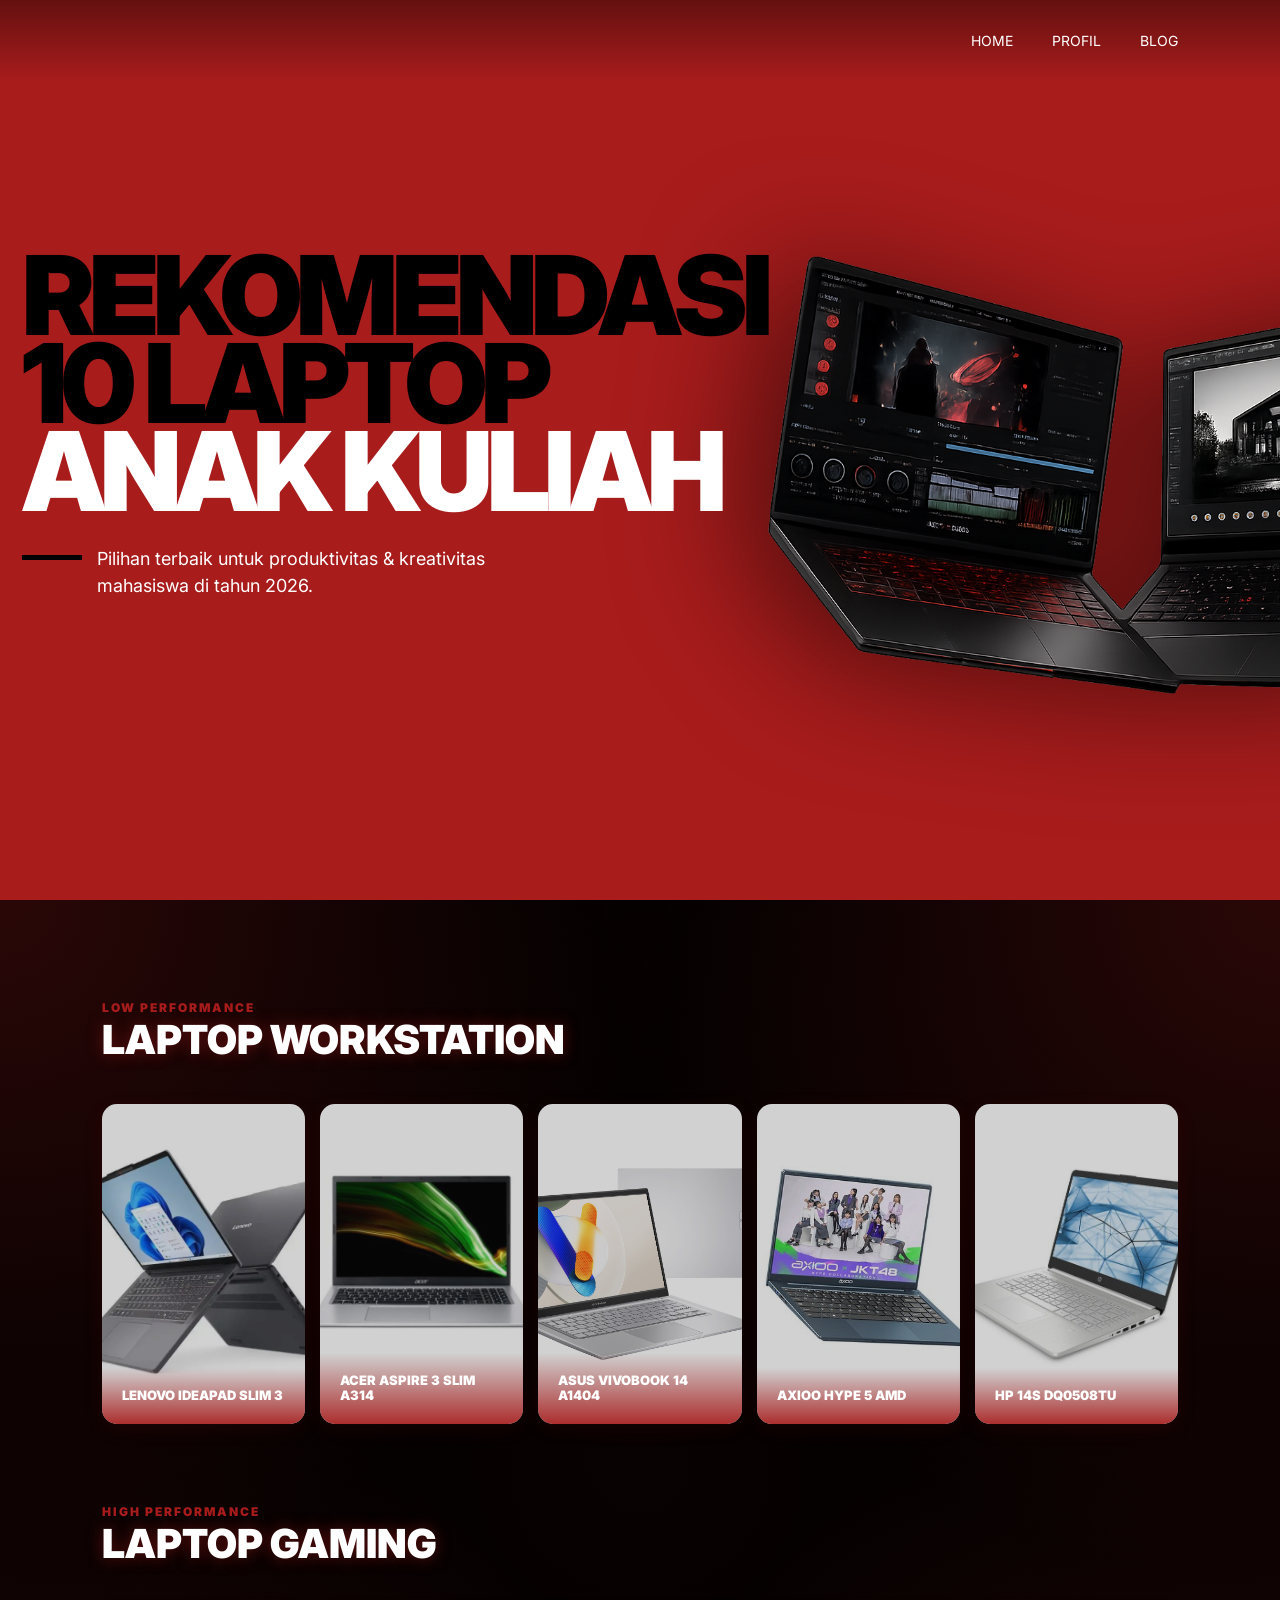
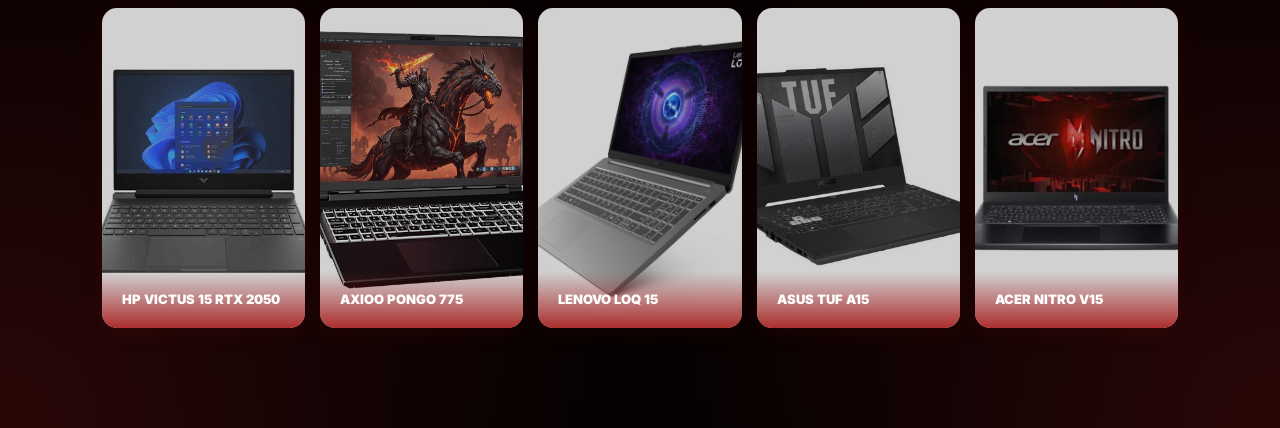
<file: index.html>
<!DOCTYPE html>
<html lang="id">
<head>
    <meta charset="UTF-8">
    <meta name="viewport" content="width=device-width, initial-scale=1.0">
    <title>Rekomendasi Laptop Kuliah</title>
    <link rel="stylesheet" href="style.css">
    <link href="https://fonts.googleapis.com/css2?family=Inter:wght@400;900&display=swap" rel="stylesheet">
    <link rel="stylesheet" href="https://cdnjs.cloudflare.com/ajax/libs/font-awesome/6.0.0/css/all.min.css">
    <style>
        /* --- ANIMASI BARU --- */
        @keyframes revealUp {
            from {
                opacity: 0;
                transform: translateY(50px);
            }
            to {
                opacity: 1;
                transform: translateY(0);
            }
        }

        @keyframes fadeInHeader {
            from { opacity: 0; transform: translateX(-20px); }
            to { opacity: 1; transform: translateX(0); }
        }

        /* Animasi Hero Section */
        .main-title {
            animation: revealUp 1s ease-out both;
        }
        .description-box {
            animation: revealUp 1s ease-out both 0.3s;
        }
        .image-area img {
            animation: fadeInHeader 1.2s ease-out both 0.5s;
            transition: transform 0.5s ease;
        }
        .image-area img:hover {
            transform: translateY(-10px) rotate(2deg);
        }

        /* Animasi Grid & Card */
        .category-wrapper {
            animation: revealUp 1s ease-out both;
            /* Menggunakan view-timeline agar muncul saat discroll */
            view-timeline-name: --section;
            view-timeline-axis: block;
            animation-timeline: --section;
            animation-range: entry 10% cover 30%;
        }

        .project-card {
            transition: all 0.4s cubic-bezier(0.175, 0.885, 0.32, 1.275);
            overflow: hidden;
            position: relative;
        }

        .project-card:hover {
            transform: scale(1.05);
            z-index: 2;
            box-shadow: 0 15px 35px rgba(168, 28, 28, 0.4);
        }

        /* Staggered Delay untuk kartu (Muncul satu-satu) */
        .project-card:nth-child(1) { animation-delay: 0.1s; }
        .project-card:nth-child(2) { animation-delay: 0.2s; }
        .project-card:nth-child(3) { animation-delay: 0.3s; }
        .project-card:nth-child(4) { animation-delay: 0.4s; }
        .project-card:nth-child(5) { animation-delay: 0.5s; }

        .card-overlay {
            transition: 0.3s ease;
            background: linear-gradient(transparent, rgba(168, 28, 28, 0.9));
        }

        .project-card:hover .card-overlay {
            padding-bottom: 20px;
        }

        /* Styling Navigasi */
        .nav-links a {
            position: relative;
            transition: 0.3s;
        }
        .nav-links a::after {
            content: '';
            position: absolute;
            width: 0;
            height: 2px;
            bottom: -5px;
            left: 0;
            background-color: #a81c1c;
            transition: 0.3s;
        }
        .nav-links a:hover::after {
            width: 100%;
        }

        /* --- RESPONSIVE DESIGN --- */
@media (max-width: 1024px) {
    .projects-grid-5 {
        grid-template-columns: repeat(3, 1fr); /* Tablet: 3 Kolom */
    }
}

@media (max-width: 768px) {
    /* Container utama */
    .main-content {
        display: flex !important;
        flex-direction: column !important;
        align-items: center !important;
        text-align: center !important;
        padding-top: 20px !important; 
        min-height: auto !important;
    }

    /* Memposisikan Judul & Subtitle tepat di tengah area merah */
    .text-container {
        order: 1 !important;
        width: 100% !important;
        margin-top: 140px !important; /* Menurunkan judul ke tengah layar HP */
        margin-bottom: 30px !important; /* Jarak pas ke gambar laptop */
        z-index: 10;
    }

    /* Perbaikan Font agar TIDAK berdempetan */
    .main-title {
        font-size: 22px !important;
        line-height: 1.4 !important; /* Memberi ruang antar baris agar tidak tabrakan */
        display: flex !important;
        flex-direction: column !important;
        gap: 8px !important; /* Jarak spesifik antar baris teks hitam & putih */
        margin: 0 auto !important;
    }

    .main-title span {
        display: block !important;
        width: 100% !important;
        letter-spacing: 0.5px; /* Agar teks lebih bersih dibaca */
    }

    .subtitle {
        font-size: 14px !important;
        padding: 0 30px !important;
        margin-top: 15px !important;
        line-height: 1.5 !important;
        color: rgba(255, 255, 255, 0.9);
    }

    /* Mengatur Gambar Laptop agar LEBIH DEKAT ke judul */
    .image-area {
        order: 2 !important;
        width: 100% !important;
        margin-top: 0 !important;
        padding-bottom: 50px !important; /* Agar tidak terlalu mepet ke bawah layar */
    }

    .image-area img {
        width: 80% !important; /* Ukuran gambar sedikit dikecilkan agar komposisi rapi */
        max-width: 300px !important;
        height: auto !important;
        display: inline-block !important;
    }
}
@media (max-width: 480px) {
    .projects-grid-5 {
        grid-template-columns: 1fr; /* HP Kecil: 1 Kolom saja */
    }
    .detail-title { font-size: 30px; }
        }
    </style>
</head>
<body>

    <nav class="main-nav">
        <div class="nav-links">
            <a href="#">Home</a>
            <a href="profil.html">Profil</a>
            <a href="#projects">Blog</a>
        </div>
    </nav>

    <section class="hero">
        <div class="main-content">
            <div class="text-container">
                <h1 class="main-title">
                    <span class="text-black">REKOMENDASI 10 LAPTOP</span>
                    <span class="text-white">ANAK KULIAH</span>
                </h1>
                <div class="description-box">
                    <div class="line-decorator"></div>
                    <p class="subtitle">Pilihan terbaik untuk produktivitas & kreativitas mahasiswa di tahun 2026.</p>
                </div>
            </div>
            <div class="image-area">
                <img src="laptop back.png" alt="Laptop Preview">
            </div>
        </div>
    </section>

    <section id="projects" class="projects-section">
        
        <div class="category-wrapper">
            <div class="projects-header">
                <div class="header-left">
                    <p class="red-tag">LOW PERFORMANCE</p>
                    <h2>LAPTOP WORKSTATION</h2>
                </div>
            </div>

            <div class="projects-grid-5">
                <a href="detail-lenovo.html" class="project-card">
                    <img src="laptop.webp" alt="">
                    <div class="card-overlay"><p>Lenovo IdeaPad Slim 3</p></div>
                </a>
                <a href="detail-acer.html" class="project-card">
                    <img src="Acer-aspire-5-slim.webp" alt="">
                    <div class="card-overlay"><p>Acer Aspire 3 Slim A314</p></div>
                </a>
                <a href="detail-asus.html" class="project-card">
                    <img src="vivobook 14.jpg" alt="">
                    <div class="card-overlay"><p>ASUS Vivobook 14 A1404</p></div>
                </a>
                <a href="detail-axioo.html" class="project-card">
                    <img src="axioo hype  5.jpg" alt="">
                    <div class="card-overlay"><p>AXIOO Hype 5 AMD</p></div>
                </a>
                <a href="detail-hp.html" class="project-card">
                    <img src="HP 14s.jpg" alt="">
                    <div class="card-overlay"><p>HP 14S DQ0508TU</p></div>
                </a>
            </div>
        </div>

        <div class="category-wrapper" style="margin-top: 80px;">
            <div class="projects-header">
                <div class="header-left">
                    <p class="red-tag">HIGH PERFORMANCE</p>
                    <h2>LAPTOP GAMING</h2>
                </div>
            </div>

            <div class="projects-grid-5">
                <a href="detail-victus.html" class="project-card">
                    <img src="HP victus 15.webp" alt="">
                    <div class="card-overlay"><p>HP Victus 15 RTX 2050</p></div>
                </a>
                <a href="detail-pongo.html" class="project-card">
                    <img src="axioo 775.jpg" alt="">
                    <div class="card-overlay"><p>AXIOO Pongo 775</p></div>
                </a>
                <a href="detail-loq.html" class="project-card">
                    <img src="LOQ 15.png" alt="">
                    <div class="card-overlay"><p>Lenovo LOQ 15</p></div>
                </a>
                <a href="detail-tuf.html" class="project-card">
                    <img src="TUF a15.jpg" alt="">
                    <div class="card-overlay"><p>ASUS TUF A15</p></div>
                </a>
                <a href="detail-nitro.html" class="project-card">
                    <img src="Nitro V15.webp" alt="">
                    <div class="card-overlay"><p>Acer Nitro V15</p></div>
                </a>
            </div>
        </div>

    </section>

</body>
</html>
</file>
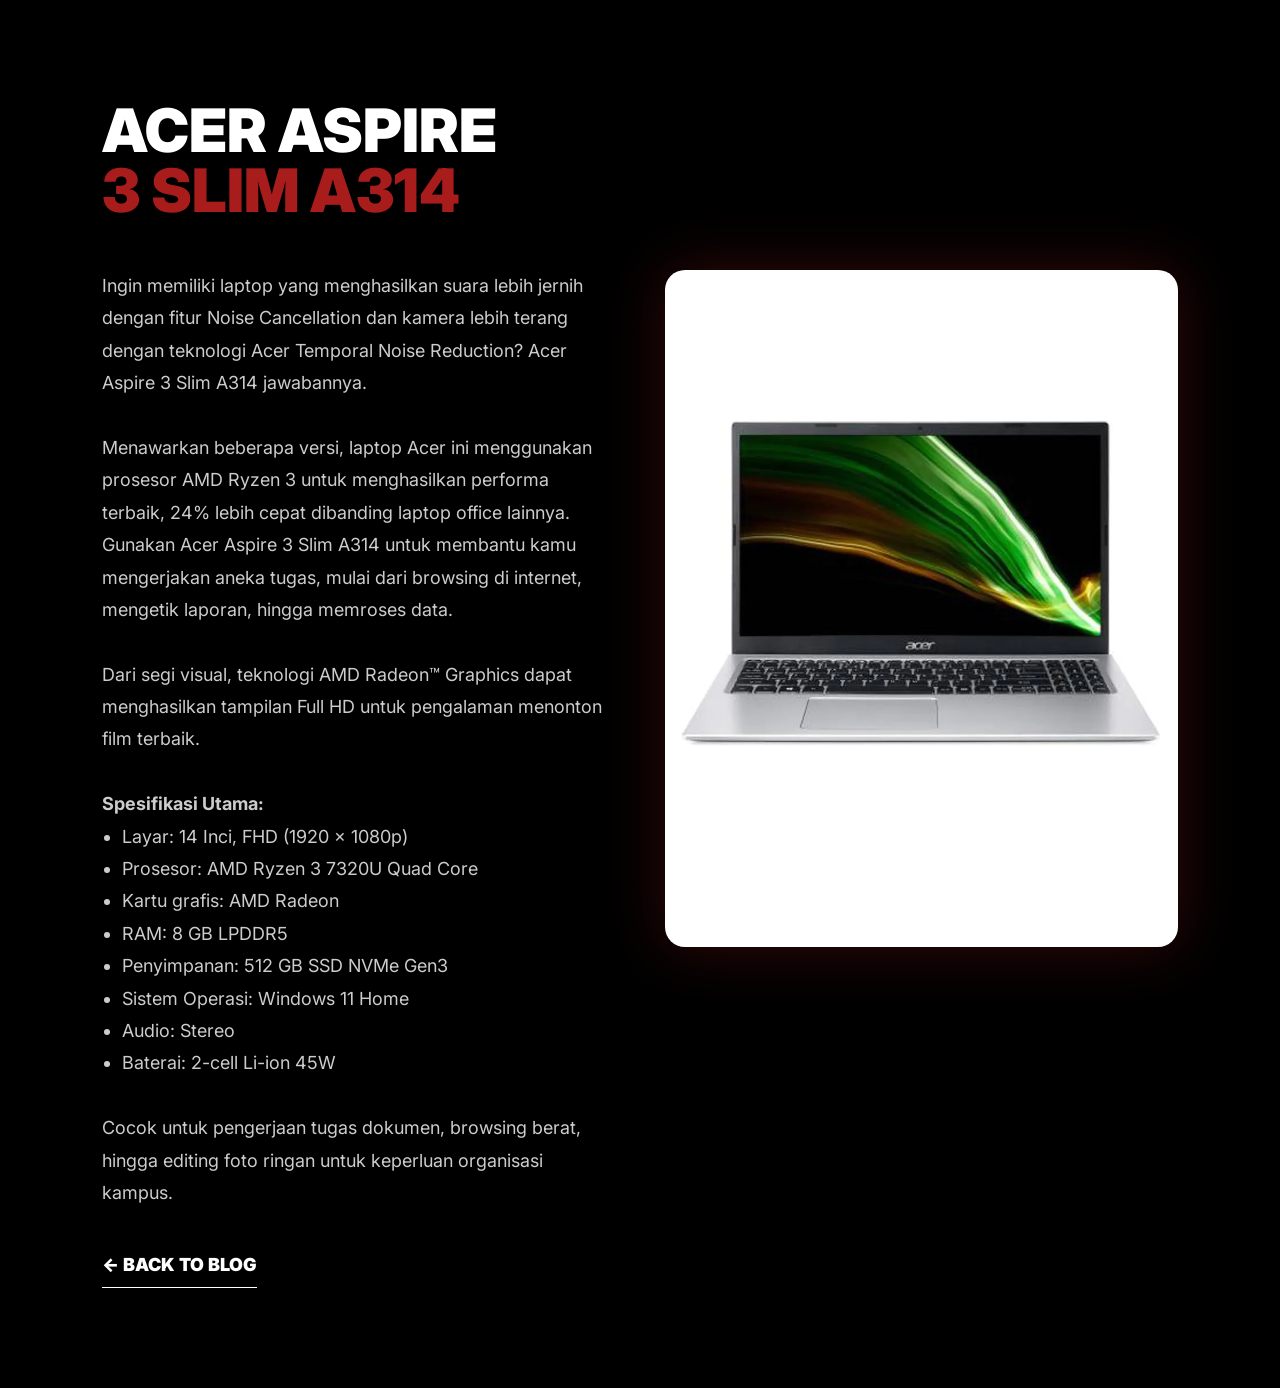
<file: detail-acer.html>
<!DOCTYPE html>
<html lang="id">
<head>
    <meta charset="UTF-8">
    <meta name="viewport" content="width=device-width, initial-scale=1.0">
    <title>Detail Laptop - Blog</title>
    <link rel="stylesheet" href="style.css">
    <link href="https://fonts.googleapis.com/css2?family=Inter:wght@400;900&display=swap" rel="stylesheet">
    <style>
        /* --- ANIMASI TAMBAHAN --- */
        @keyframes fadeInUp {
            from {
                opacity: 0;
                transform: translateY(30px);
            }
            to {
                opacity: 1;
                transform: translateY(0);
            }
        }

        @keyframes fadeInScale {
            from {
                opacity: 0;
                transform: scale(0.95);
            }
            to {
                opacity: 1;
                transform: scale(1);
            }
        }

        .detail-body {
            background-color: #000;
            padding: 100px 8%;
            min-height: 100vh;
        }
        .detail-header {
            margin-bottom: 50px;
            /* Penerapan Animasi Header */
            animation: fadeInUp 0.8s ease-out both;
        }
        .detail-title {
            font-size: 60px;
            font-weight: 900;
            text-transform: uppercase;
            line-height: 1;
            margin-bottom: 20px;
        }
        .highlight-red { color: #a81c1c; }
        
        .detail-container {
            display: grid;
            grid-template-columns: 1fr 1fr;
            gap: 50px;
            align-items: start;
        }
        .detail-text {
            font-size: 18px;
            line-height: 1.8;
            color: #ccc;
            /* Penerapan Animasi Teks dengan Delay */
            animation: fadeInUp 0.8s ease-out both 0.3s;
        }
        .detail-image {
            /* Penerapan Animasi Gambar */
            animation: fadeInScale 1s ease-out both 0.5s;
        }
        .detail-image img {
            width: 100%;
            border-radius: 20px;
            filter: drop-shadow(0 0 30px rgba(168, 28, 28, 0.3));
            /* Transisi untuk interaksi halus */
            transition: transform 0.5s ease, filter 0.5s ease;
        }
        /* Efek Hover Gambar */
        .detail-image img:hover {
            transform: scale(1.03);
            filter: drop-shadow(0 0 40px rgba(168, 28, 28, 0.5));
        }
        .back-btn {
            display: inline-block;
            margin-top: 40px;
            color: #fff;
            text-decoration: none;
            border-bottom: 1px solid #fff;
            padding-bottom: 5px;
            font-weight: 900;
            text-transform: uppercase;
            transition: 0.3s ease;
        }
        /* Efek Hover Tombol */
        .back-btn:hover {
            color: #a81c1c;
            border-color: #a81c1c;
            transform: translateX(-5px);
        }

        /* Tambahkan ini di bagian paling bawah tag <style> */
@media (max-width: 768px) {
    .detail-body {
        padding: 50px 5%; /* Mengurangi padding agar ruang lebih luas */
    }

    .detail-container {
        display: flex; /* Mengubah grid menjadi flex */
        flex-direction: column; /* Menyusun elemen ke bawah (Atas-Bawah) */
        gap: 20px;
    }

    .detail-text {
        order: 2; /* Menempatkan teks di bawah gambar */
        font-size: 16px;
        text-align: left;
    }

    .detail-image {
        order: 1; /* Menempatkan gambar di atas teks */
        width: 100%;
    }

    .detail-title {
        font-size: 32px; /* Mengecilkan ukuran judul agar tidak terpotong */
        text-align: left;
    }
}
    </style>
</head>
<body class="detail-body">

    <div class="detail-header">
        <h1 class="detail-title">
            ACER ASPIRE <br>
            <span class="highlight-red">3 Slim A314</span>
        </h1>
    </div>

    <div class="detail-container">
        <div class="detail-text">
            <p>Ingin memiliki laptop yang menghasilkan suara lebih jernih dengan fitur Noise Cancellation dan kamera lebih terang dengan teknologi Acer Temporal Noise Reduction? Acer Aspire 3 Slim A314 jawabannya.
            <br><br>
            Menawarkan beberapa versi, laptop Acer ini menggunakan prosesor AMD Ryzen 3 untuk menghasilkan performa terbaik, 24% lebih cepat dibanding laptop office lainnya. Gunakan Acer Aspire 3 Slim A314 untuk membantu kamu mengerjakan aneka tugas, mulai dari browsing di internet, mengetik laporan, hingga memroses data.
            <br><br>
            Dari segi visual, teknologi AMD Radeon™ Graphics dapat menghasilkan tampilan Full HD untuk pengalaman menonton film terbaik.</p>
            <br>
            <p><strong>Spesifikasi Utama:</strong></p>
            <ul style="padding-left: 20px;">
                <li>Layar: 14 Inci, FHD (1920 x 1080p)</li>
                <li>Prosesor: AMD Ryzen 3 7320U Quad Core</li>
                <li>Kartu grafis: AMD Radeon</li>
                <li>RAM: 8 GB LPDDR5</li>
                <li>Penyimpanan: 512 GB SSD NVMe Gen3</li>
                <li>Sistem Operasi: Windows 11 Home</li>
                <li>Audio: Stereo</li>
                <li>Baterai: 2-cell Li-ion 45W</li>
            </ul>
            <br>
            <p>Cocok untuk pengerjaan tugas dokumen, browsing berat, hingga editing foto ringan untuk keperluan organisasi kampus.</p>
            
            <a href="index.html#projects" class="back-btn">← Back to Blog</a>
        </div>

        <div class="detail-image">
            <img src="Acer-aspire-5-slim.webp" alt="Detail Laptop">
        </div>
    </div>

</body>
</html>
</file>
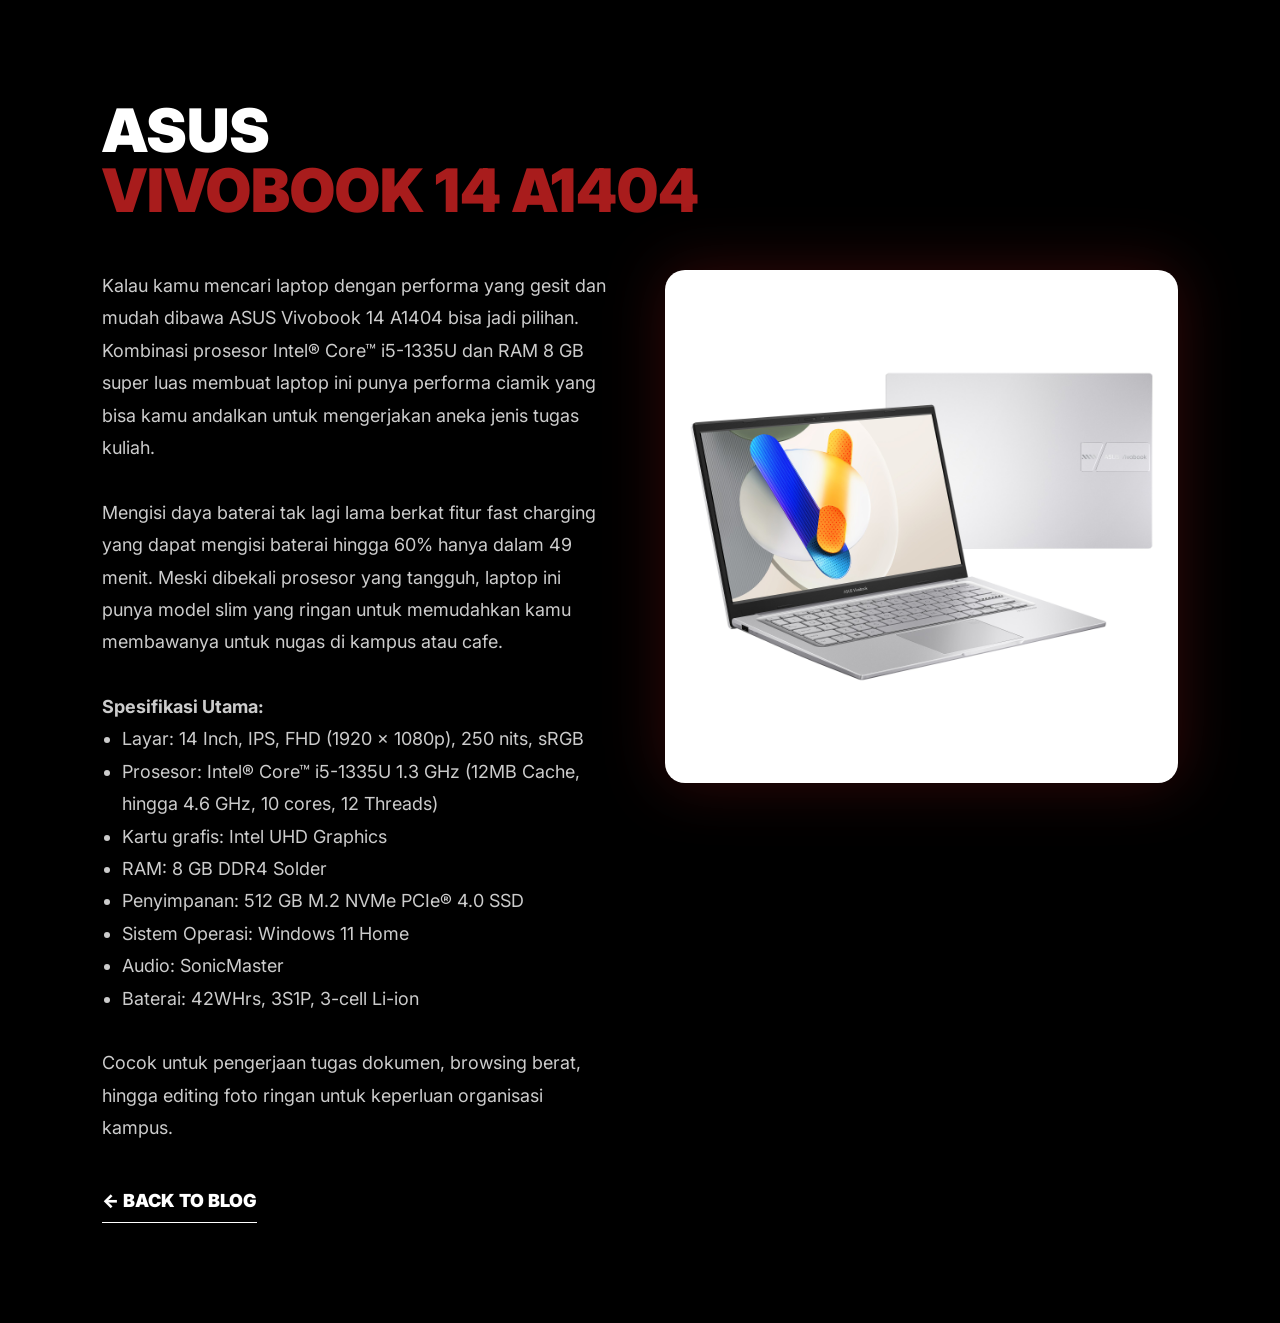
<file: detail-asus.html>
<!DOCTYPE html>
<html lang="id">
<head>
    <meta charset="UTF-8">
    <meta name="viewport" content="width=device-width, initial-scale=1.0">
    <title>Detail Laptop - Blog</title>
    <link rel="stylesheet" href="style.css">
    <link href="https://fonts.googleapis.com/css2?family=Inter:wght@400;900&display=swap" rel="stylesheet">
    <style>
        /* --- ANIMASI TAMBAHAN --- */
        @keyframes fadeInUp {
            from {
                opacity: 0;
                transform: translateY(30px);
            }
            to {
                opacity: 1;
                transform: translateY(0);
            }
        }

        @keyframes fadeInScale {
            from {
                opacity: 0;
                transform: scale(0.95);
            }
            to {
                opacity: 1;
                transform: scale(1);
            }
        }

        .detail-body {
            background-color: #000;
            padding: 100px 8%;
            min-height: 100vh;
        }
        .detail-header {
            margin-bottom: 50px;
            /* Penerapan Animasi Header */
            animation: fadeInUp 0.8s ease-out both;
        }
        .detail-title {
            font-size: 60px;
            font-weight: 900;
            text-transform: uppercase;
            line-height: 1;
            margin-bottom: 20px;
        }
        .highlight-red { color: #a81c1c; }
        
        .detail-container {
            display: grid;
            grid-template-columns: 1fr 1fr;
            gap: 50px;
            align-items: start;
        }
        .detail-text {
            font-size: 18px;
            line-height: 1.8;
            color: #ccc;
            /* Penerapan Animasi Teks dengan Delay */
            animation: fadeInUp 0.8s ease-out both 0.3s;
        }
        .detail-image {
            /* Penerapan Animasi Gambar */
            animation: fadeInScale 1s ease-out both 0.5s;
        }
        .detail-image img {
            width: 100%;
            border-radius: 20px;
            filter: drop-shadow(0 0 30px rgba(168, 28, 28, 0.3));
            /* Transisi untuk interaksi halus */
            transition: transform 0.5s ease;
        }
        /* Efek Hover Gambar */
        .detail-image img:hover {
            transform: scale(1.02);
        }
        .back-btn {
            display: inline-block;
            margin-top: 40px;
            color: #fff;
            text-decoration: none;
            border-bottom: 1px solid #fff;
            padding-bottom: 5px;
            font-weight: 900;
            text-transform: uppercase;
            transition: 0.3s ease;
        }
        /* Efek Hover Tombol */
        .back-btn:hover {
            color: #a81c1c;
            border-color: #a81c1c;
            transform: translateX(-5px);
        }

        /* Tambahkan ini di bagian paling bawah tag <style> */
@media (max-width: 768px) {
    .detail-body {
        padding: 50px 5%; /* Mengurangi padding agar ruang lebih luas */
    }

    .detail-container {
        display: flex; /* Mengubah grid menjadi flex */
        flex-direction: column; /* Menyusun elemen ke bawah (Atas-Bawah) */
        gap: 20px;
    }

    .detail-text {
        order: 2; /* Menempatkan teks di bawah gambar */
        font-size: 16px;
        text-align: left;
    }

    .detail-image {
        order: 1; /* Menempatkan gambar di atas teks */
        width: 100%;
    }

    .detail-title {
        font-size: 32px; /* Mengecilkan ukuran judul agar tidak terpotong */
        text-align: left;
    }
}
    </style>
</head>
<body class="detail-body">

    <div class="detail-header">
        <h1 class="detail-title">
            ASUS <br>
            <span class="highlight-red">Vivobook 14 A1404</span>
        </h1>
    </div>

    <div class="detail-container">
        <div class="detail-text">
            <p>Kalau kamu mencari laptop dengan performa yang gesit dan mudah dibawa ASUS Vivobook 14 A1404 bisa jadi pilihan. Kombinasi prosesor Intel® Core™ i5-1335U dan RAM 8 GB super luas membuat laptop ini punya performa ciamik yang bisa kamu andalkan untuk mengerjakan aneka jenis tugas kuliah.
            <br><br>
            Mengisi daya baterai tak lagi lama berkat fitur fast charging yang dapat mengisi baterai hingga 60% hanya dalam 49 menit. Meski dibekali prosesor yang tangguh, laptop ini punya model slim yang ringan untuk memudahkan kamu membawanya untuk nugas di kampus atau cafe.</p>
            <br>
            <p><strong>Spesifikasi Utama:</strong></p>
            <ul style="padding-left: 20px;">
                <li>Layar: 14 Inch, IPS, FHD (1920 x 1080p), 250 nits, sRGB</li>
                <li>Prosesor: Intel® Core™ i5-1335U 1.3 GHz (12MB Cache, hingga 4.6 GHz, 10 cores, 12 Threads)</li>
                <li>Kartu grafis: Intel UHD Graphics</li>
                <li>RAM: 8 GB DDR4 Solder</li>
                <li>Penyimpanan: 512 GB M.2 NVMe PCIe® 4.0 SSD</li>
                <li>Sistem Operasi: Windows 11 Home</li>
                <li>Audio: SonicMaster</li>
                <li>Baterai: 42WHrs, 3S1P, 3-cell Li-ion</li>
            </ul>
            <br>
            <p>Cocok untuk pengerjaan tugas dokumen, browsing berat, hingga editing foto ringan untuk keperluan organisasi kampus.</p>
            
            <a href="index.html#projects" class="back-btn">← Back to Blog</a>
        </div>

        <div class="detail-image">
            <img src="vivobook 14.jpg" alt="Detail Laptop">
        </div>
    </div>

</body>
</html>
</file>
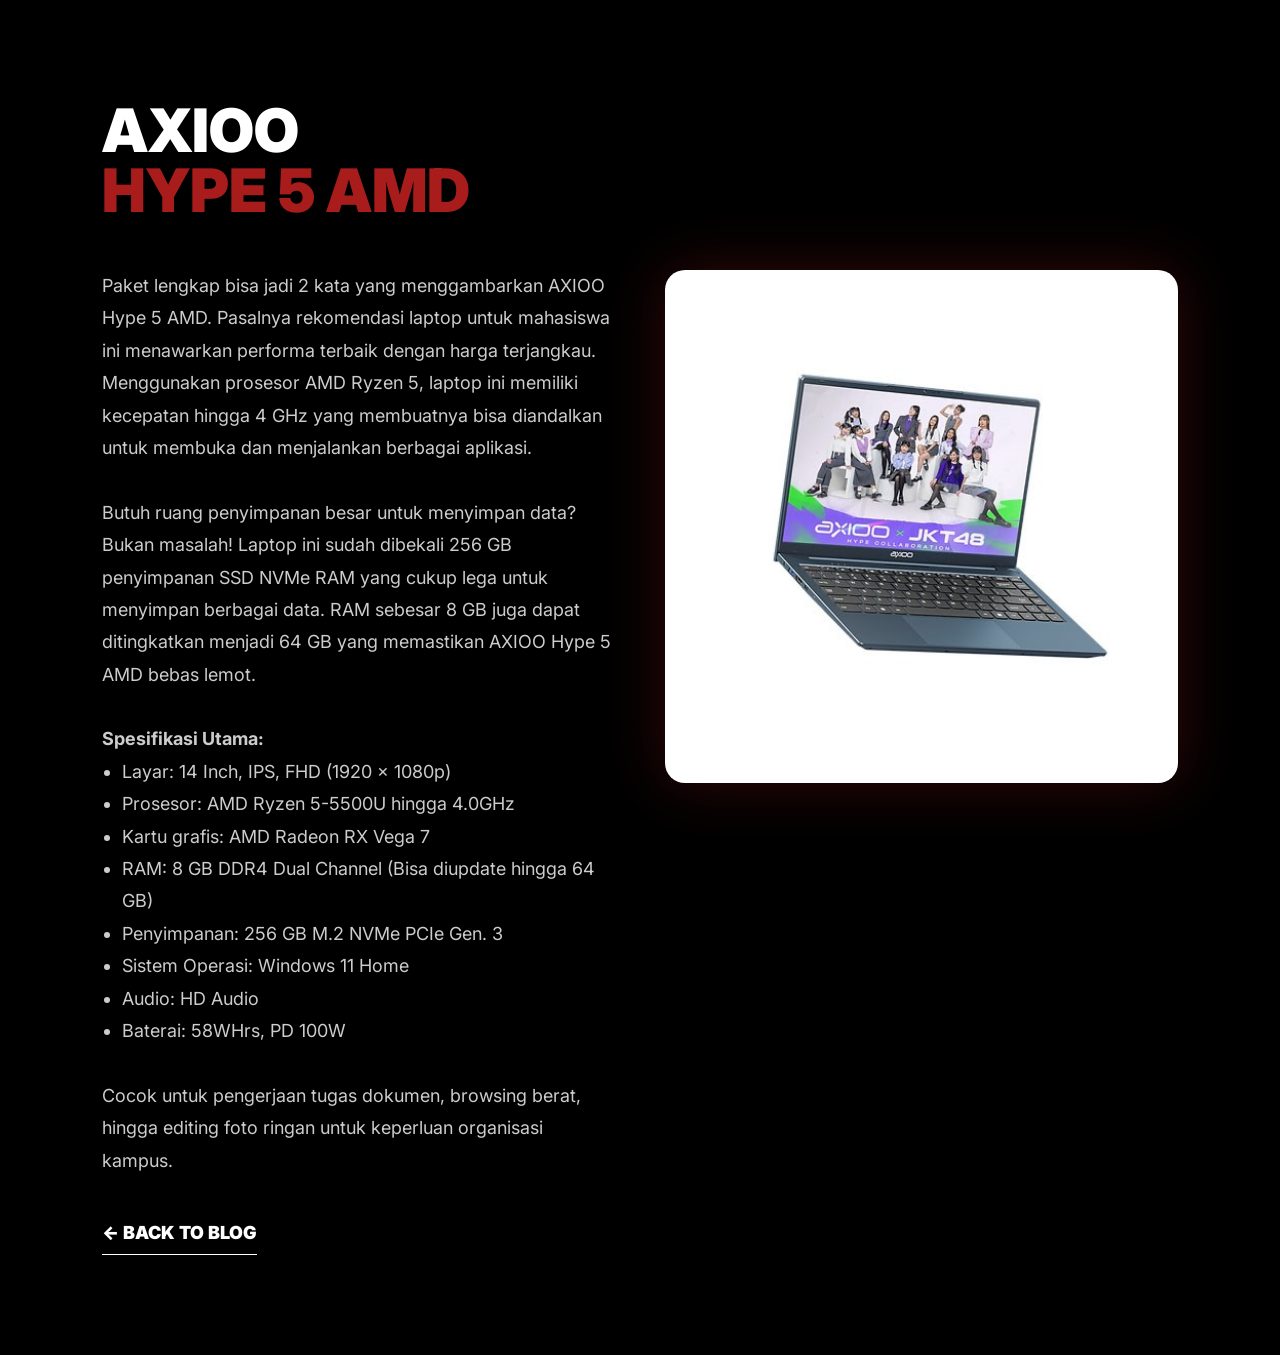
<file: detail-axioo.html>
<!DOCTYPE html>
<html lang="id">
<head>
    <meta charset="UTF-8">
    <meta name="viewport" content="width=device-width, initial-scale=1.0">
    <title>Detail Laptop - Blog</title>
    <link rel="stylesheet" href="style.css">
    <link href="https://fonts.googleapis.com/css2?family=Inter:wght@400;900&display=swap" rel="stylesheet">
    <style>
        /* --- ANIMASI TAMBAHAN --- */
        @keyframes fadeInUp {
            from {
                opacity: 0;
                transform: translateY(30px);
            }
            to {
                opacity: 1;
                transform: translateY(0);
            }
        }

        @keyframes fadeInScale {
            from {
                opacity: 0;
                transform: scale(0.9);
            }
            to {
                opacity: 1;
                transform: scale(1);
            }
        }

        .detail-body {
            background-color: #000;
            padding: 100px 8%;
            min-height: 100vh;
        }
        .detail-header {
            margin-bottom: 50px;
            /* Penerapan Animasi Header */
            animation: fadeInUp 0.8s ease-out both;
        }
        .detail-title {
            font-size: 60px;
            font-weight: 900;
            text-transform: uppercase;
            line-height: 1;
            margin-bottom: 20px;
        }
        .highlight-red { color: #a81c1c; }
        
        .detail-container {
            display: grid;
            grid-template-columns: 1fr 1fr;
            gap: 50px;
            align-items: start;
        }
        .detail-text {
            font-size: 18px;
            line-height: 1.8;
            color: #ccc;
            /* Penerapan Animasi Teks dengan Delay */
            animation: fadeInUp 0.8s ease-out both 0.3s;
        }
        .detail-image {
            /* Penerapan Animasi Gambar */
            animation: fadeInScale 1s ease-out both 0.5s;
        }
        .detail-image img {
            width: 100%;
            border-radius: 20px;
            filter: drop-shadow(0 0 30px rgba(168, 28, 28, 0.3));
            /* Transisi untuk efek hover */
            transition: transform 0.5s ease, filter 0.5s ease;
        }
        /* Efek Hover Gambar */
        .detail-image img:hover {
            transform: scale(1.02);
            filter: drop-shadow(0 0 40px rgba(168, 28, 28, 0.5));
        }
        .back-btn {
            display: inline-block;
            margin-top: 40px;
            color: #fff;
            text-decoration: none;
            border-bottom: 1px solid #fff;
            padding-bottom: 5px;
            font-weight: 900;
            text-transform: uppercase;
            transition: 0.3s ease;
        }
        /* Efek Hover Tombol */
        .back-btn:hover {
            color: #a81c1c;
            border-color: #a81c1c;
            transform: translateX(-5px);
        }

        /* Tambahkan ini di bagian paling bawah tag <style> */
@media (max-width: 768px) {
    .detail-body {
        padding: 50px 5%; /* Mengurangi padding agar ruang lebih luas */
    }

    .detail-container {
        display: flex; /* Mengubah grid menjadi flex */
        flex-direction: column; /* Menyusun elemen ke bawah (Atas-Bawah) */
        gap: 20px;
    }

    .detail-text {
        order: 2; /* Menempatkan teks di bawah gambar */
        font-size: 16px;
        text-align: left;
    }

    .detail-image {
        order: 1; /* Menempatkan gambar di atas teks */
        width: 100%;
    }

    .detail-title {
        font-size: 32px; /* Mengecilkan ukuran judul agar tidak terpotong */
        text-align: left;
    }
}
    </style>
</head>
<body class="detail-body">

    <div class="detail-header">
        <h1 class="detail-title">
            AXIOO <br>
            <span class="highlight-red">Hype 5 AMD</span>
        </h1>
    </div>

    <div class="detail-container">
        <div class="detail-text">
            <p>Paket lengkap bisa jadi 2 kata yang menggambarkan AXIOO Hype 5 AMD. Pasalnya rekomendasi laptop untuk mahasiswa ini menawarkan performa terbaik dengan harga terjangkau. Menggunakan prosesor AMD Ryzen 5, laptop ini memiliki kecepatan hingga 4 GHz yang membuatnya bisa diandalkan untuk membuka dan menjalankan berbagai aplikasi. 
            <br><br>
            Butuh ruang penyimpanan besar untuk menyimpan data? Bukan masalah! Laptop ini sudah dibekali 256 GB penyimpanan SSD NVMe RAM yang cukup lega untuk menyimpan berbagai data. RAM sebesar 8 GB juga dapat ditingkatkan menjadi 64 GB yang memastikan AXIOO Hype 5 AMD bebas lemot.</p>
            <br>
            <p><strong>Spesifikasi Utama:</strong></p>
            <ul style="padding-left: 20px;">
                <li>Layar: 14 Inch, IPS, FHD (1920 x 1080p)</li>
                <li>Prosesor: AMD Ryzen 5-5500U hingga 4.0GHz</li>
                <li>Kartu grafis: AMD Radeon RX Vega 7</li>
                <li>RAM: 8 GB DDR4 Dual Channel (Bisa diupdate hingga 64 GB)</li>
                <li>Penyimpanan: 256 GB M.2 NVMe PCIe Gen. 3</li>
                <li>Sistem Operasi: Windows 11 Home</li>
                <li>Audio: HD Audio</li>
                <li>Baterai: 58WHrs, PD 100W</li>
            </ul>
            <br>
            <p>Cocok untuk pengerjaan tugas dokumen, browsing berat, hingga editing foto ringan untuk keperluan organisasi kampus.</p>
            
            <a href="index.html#projects" class="back-btn">← Back to Blog</a>
        </div>

        <div class="detail-image">
            <img src="axioo hype  5.jpg" alt="Detail Laptop">
        </div>
    </div>

</body>
</html>
</file>
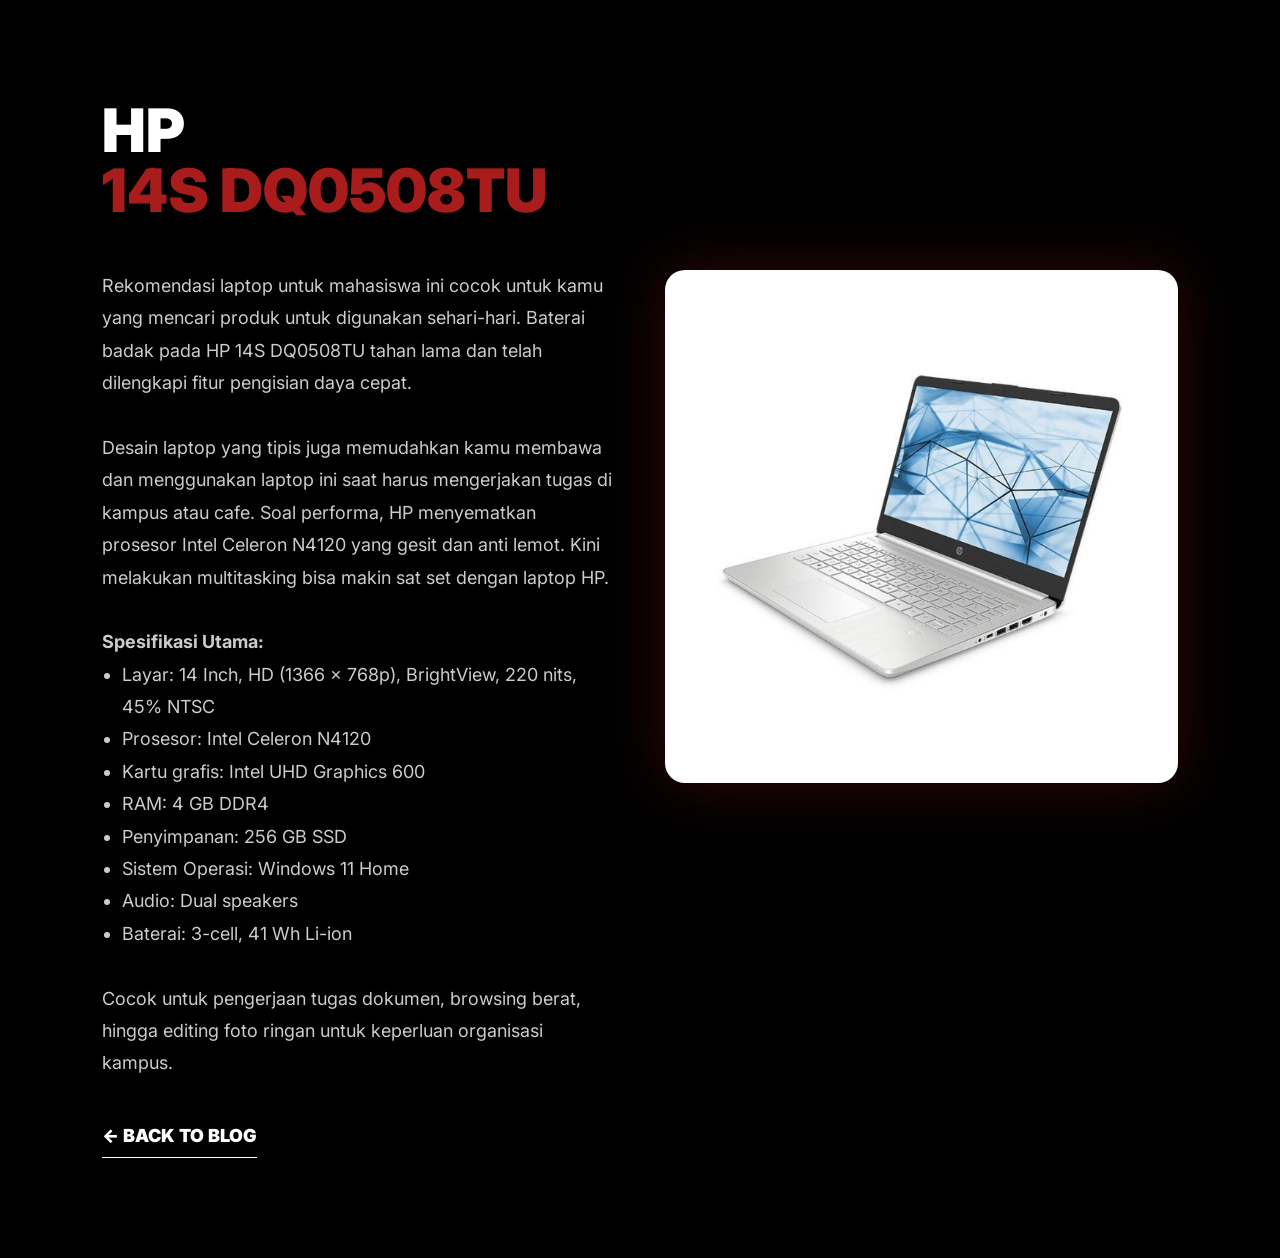
<file: detail-hp.html>
<!DOCTYPE html>
<html lang="id">
<head>
    <meta charset="UTF-8">
    <meta name="viewport" content="width=device-width, initial-scale=1.0">
    <title>Detail Laptop - Blog</title>
    <link rel="stylesheet" href="style.css">
    <link href="https://fonts.googleapis.com/css2?family=Inter:wght@400;900&display=swap" rel="stylesheet">
    <style>
        /* --- ANIMASI TAMBAHAN --- */
        @keyframes fadeInUp {
            from {
                opacity: 0;
                transform: translateY(30px);
            }
            to {
                opacity: 1;
                transform: translateY(0);
            }
        }

        @keyframes fadeInScale {
            from {
                opacity: 0;
                transform: scale(0.95);
            }
            to {
                opacity: 1;
                transform: scale(1);
            }
        }

        .detail-body {
            background-color: #000;
            padding: 100px 8%;
            min-height: 100vh;
        }
        .detail-header {
            margin-bottom: 50px;
            /* Penerapan Animasi Header */
            animation: fadeInUp 0.8s ease-out both;
        }
        .detail-title {
            font-size: 60px;
            font-weight: 900;
            text-transform: uppercase;
            line-height: 1;
            margin-bottom: 20px;
        }
        .highlight-red { color: #a81c1c; }
        
        .detail-container {
            display: grid;
            grid-template-columns: 1fr 1fr;
            gap: 50px;
            align-items: start;
        }
        .detail-text {
            font-size: 18px;
            line-height: 1.8;
            color: #ccc;
            /* Penerapan Animasi Teks dengan Delay */
            animation: fadeInUp 0.8s ease-out both 0.3s;
        }
        .detail-image {
            /* Penerapan Animasi Gambar */
            animation: fadeInScale 1s ease-out both 0.5s;
        }
        .detail-image img {
            width: 100%;
            border-radius: 20px;
            filter: drop-shadow(0 0 30px rgba(168, 28, 28, 0.3));
            /* Transisi untuk interaksi halus */
            transition: transform 0.5s ease, filter 0.5s ease;
        }
        /* Efek Hover Gambar */
        .detail-image img:hover {
            transform: scale(1.02);
            filter: drop-shadow(0 0 40px rgba(168, 28, 28, 0.5));
        }
        .back-btn {
            display: inline-block;
            margin-top: 40px;
            color: #fff;
            text-decoration: none;
            border-bottom: 1px solid #fff;
            padding-bottom: 5px;
            font-weight: 900;
            text-transform: uppercase;
            transition: 0.3s ease;
        }
        /* Efek Hover Tombol */
        .back-btn:hover {
            color: #a81c1c;
            border-color: #a81c1c;
            transform: translateX(-5px);
        }

        /* Tambahkan ini di bagian paling bawah tag <style> */
@media (max-width: 768px) {
    .detail-body {
        padding: 50px 5%; /* Mengurangi padding agar ruang lebih luas */
    }

    .detail-container {
        display: flex; /* Mengubah grid menjadi flex */
        flex-direction: column; /* Menyusun elemen ke bawah (Atas-Bawah) */
        gap: 20px;
    }

    .detail-text {
        order: 2; /* Menempatkan teks di bawah gambar */
        font-size: 16px;
        text-align: left;
    }

    .detail-image {
        order: 1; /* Menempatkan gambar di atas teks */
        width: 100%;
    }

    .detail-title {
        font-size: 32px; /* Mengecilkan ukuran judul agar tidak terpotong */
        text-align: left;
    }
}
    </style>
</head>
<body class="detail-body">

    <div class="detail-header">
        <h1 class="detail-title">
            HP <br>
            <span class="highlight-red">14S DQ0508TU</span>
        </h1>
    </div>

    <div class="detail-container">
        <div class="detail-text">
            <p>Rekomendasi laptop untuk mahasiswa ini cocok untuk kamu yang mencari produk untuk digunakan sehari-hari. Baterai badak pada HP 14S DQ0508TU tahan lama dan telah dilengkapi fitur pengisian daya cepat.
            <br><br>
            Desain laptop yang tipis juga memudahkan kamu membawa dan menggunakan laptop ini saat harus mengerjakan tugas di kampus atau cafe. Soal performa, HP menyematkan prosesor Intel Celeron N4120 yang gesit dan anti lemot. Kini melakukan multitasking bisa makin sat set dengan laptop HP.</p>
            <br>
            <p><strong>Spesifikasi Utama:</strong></p>
            <ul style="padding-left: 20px;">
                <li>Layar: 14 Inch, HD (1366 x 768p), BrightView, 220 nits, 45% NTSC</li>
                <li>Prosesor: Intel Celeron N4120</li>
                <li>Kartu grafis: Intel UHD Graphics 600</li>
                <li>RAM: 4 GB DDR4</li>
                <li>Penyimpanan: 256 GB SSD</li>
                <li>Sistem Operasi: Windows 11 Home</li>
                <li>Audio: Dual speakers</li>
                <li>Baterai: 3-cell, 41 Wh Li-ion</li>
            </ul>
            <br>
            <p>Cocok untuk pengerjaan tugas dokumen, browsing berat, hingga editing foto ringan untuk keperluan organisasi kampus.</p>
            
            <a href="index.html#projects" class="back-btn">← Back to Blog</a>
        </div>

        <div class="detail-image">
            <img src="HP 14s.jpg" alt="Detail Laptop">
        </div>
    </div>

</body>
</html>
</file>
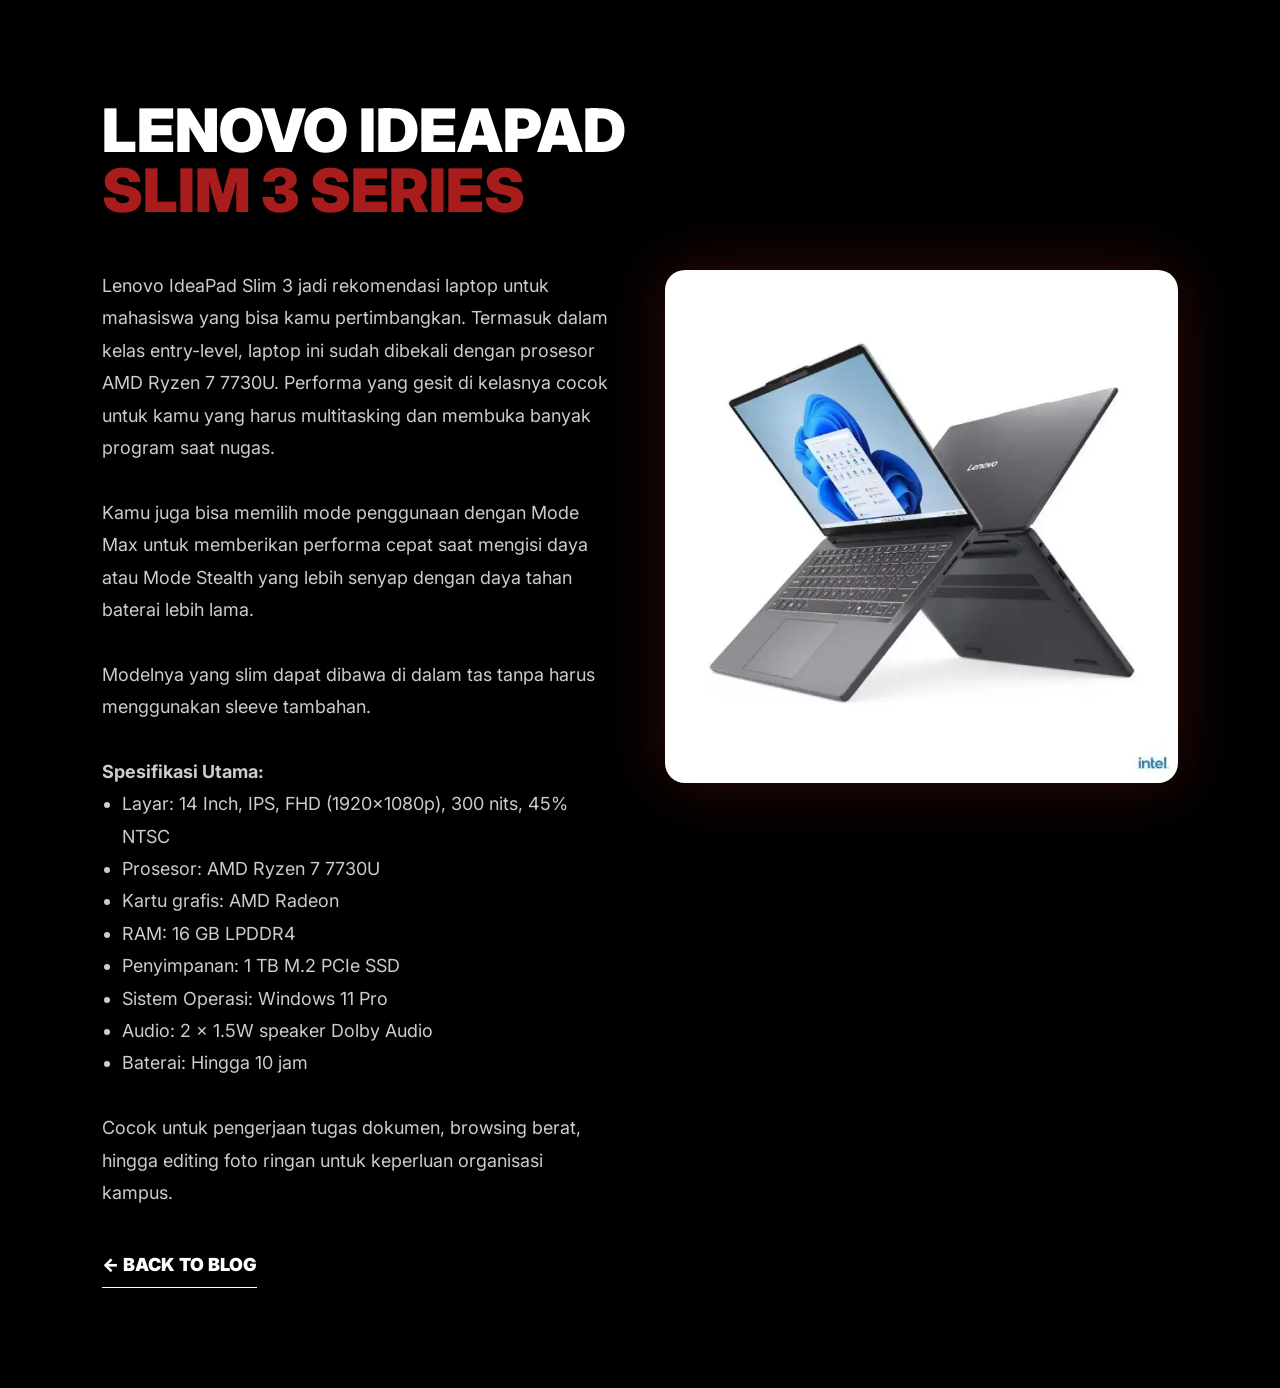
<file: detail-lenovo.html>
<!DOCTYPE html>
<html lang="id">
<head>
    <meta charset="UTF-8">
    <meta name="viewport" content="width=device-width, initial-scale=1.0">
    <title>Detail Laptop - Blog</title>
    <link rel="stylesheet" href="style.css">
    <link href="https://fonts.googleapis.com/css2?family=Inter:wght@400;900&display=swap" rel="stylesheet">
    <style>
        /* --- ANIMASI TAMBAHAN --- */
        @keyframes fadeInUp {
            from {
                opacity: 0;
                transform: translateY(30px);
            }
            to {
                opacity: 1;
                transform: translateY(0);
            }
        }

        @keyframes fadeInRight {
            from {
                opacity: 0;
                transform: translateX(30px);
            }
            to {
                opacity: 1;
                transform: translateX(0);
            }
        }

        .detail-body {
            background-color: #000;
            padding: 100px 8%;
            min-height: 100vh;
        }
        .detail-header {
            margin-bottom: 50px;
            /* Penerapan Animasi Header */
            animation: fadeInUp 0.8s ease-out both;
        }
        .detail-title {
            font-size: 60px;
            font-weight: 900;
            text-transform: uppercase;
            line-height: 1;
            margin-bottom: 20px;
        }
        .highlight-red { color: #a81c1c; }
        
        .detail-container {
            display: grid;
            grid-template-columns: 1fr 1fr;
            gap: 50px;
            align-items: start;
        }
        .detail-text {
            font-size: 18px;
            line-height: 1.8;
            color: #ccc;
            /* Penerapan Animasi Teks dengan Delay */
            animation: fadeInUp 0.8s ease-out both 0.3s;
        }
        .detail-image {
            /* Penerapan Animasi Gambar */
            animation: fadeInRight 1s ease-out both 0.5s;
        }
        .detail-image img {
            width: 100%;
            border-radius: 20px;
            filter: drop-shadow(0 0 30px rgba(168, 28, 28, 0.3));
            /* Transisi untuk interaksi halus */
            transition: transform 0.5s ease;
        }
        /* Efek Hover Gambar */
        .detail-image img:hover {
            transform: translateY(-10px);
        }
        .back-btn {
            display: inline-block;
            margin-top: 40px;
            color: #fff;
            text-decoration: none;
            border-bottom: 1px solid #fff;
            padding-bottom: 5px;
            font-weight: 900;
            text-transform: uppercase;
            transition: 0.3s ease;
        }
        /* Efek Hover Tombol */
        .back-btn:hover {
            color: #a81c1c;
            border-color: #a81c1c;
            padding-left: 10px;
        }

        /* Tambahkan ini di bagian paling bawah tag <style> */
@media (max-width: 768px) {
    .detail-body {
        padding: 50px 5%; /* Mengurangi padding agar ruang lebih luas */
    }

    .detail-container {
        display: flex; /* Mengubah grid menjadi flex */
        flex-direction: column; /* Menyusun elemen ke bawah (Atas-Bawah) */
        gap: 20px;
    }

    .detail-text {
        order: 2; /* Menempatkan teks di bawah gambar */
        font-size: 16px;
        text-align: left;
    }

    .detail-image {
        order: 1; /* Menempatkan gambar di atas teks */
        width: 100%;
    }

    .detail-title {
        font-size: 32px; /* Mengecilkan ukuran judul agar tidak terpotong */
        text-align: left;
    }
}
    </style>
</head>
<body class="detail-body">

    <div class="detail-header">
        <h1 class="detail-title">
            LENOVO IDEAPAD <br>
            <span class="highlight-red">SLIM 3 SERIES</span>
        </h1>
    </div>

    <div class="detail-container">
        <div class="detail-text">
            <p>Lenovo IdeaPad Slim 3 jadi rekomendasi laptop untuk mahasiswa yang bisa kamu pertimbangkan. Termasuk dalam kelas entry-level, laptop ini sudah dibekali dengan prosesor AMD Ryzen 7 7730U. Performa yang gesit di kelasnya cocok untuk kamu yang harus multitasking dan membuka banyak program saat nugas.
            <br><br>
            Kamu juga bisa memilih mode penggunaan dengan Mode Max untuk memberikan performa cepat saat mengisi daya atau Mode Stealth yang lebih senyap dengan daya tahan baterai lebih lama.
            <br><br>
            Modelnya yang slim dapat dibawa di dalam tas tanpa harus menggunakan sleeve tambahan.</p>
            <br>
            <p><strong>Spesifikasi Utama:</strong></p>
            <ul style="padding-left: 20px;">
                <li>Layar: 14 Inch, IPS, FHD (1920x1080p), 300 nits, 45% NTSC</li>
                <li>Prosesor: AMD Ryzen 7 7730U</li>
                <li>Kartu grafis: AMD Radeon</li>
                <li>RAM: 16 GB LPDDR4</li>
                <li>Penyimpanan: 1 TB M.2 PCIe SSD</li>
                <li>Sistem Operasi: Windows 11 Pro</li>
                <li>Audio: 2 x 1.5W speaker Dolby Audio</li>
                <li>Baterai: Hingga 10 jam</li>
            </ul>
            <br>
            <p>Cocok untuk pengerjaan tugas dokumen, browsing berat, hingga editing foto ringan untuk keperluan organisasi kampus.</p>
            
            <a href="index.html#projects" class="back-btn">← Back to Blog</a>
        </div>

        <div class="detail-image">
            <img src="laptop.webp" alt="Detail Laptop">
        </div>
    </div>

</body>
</html>
</file>
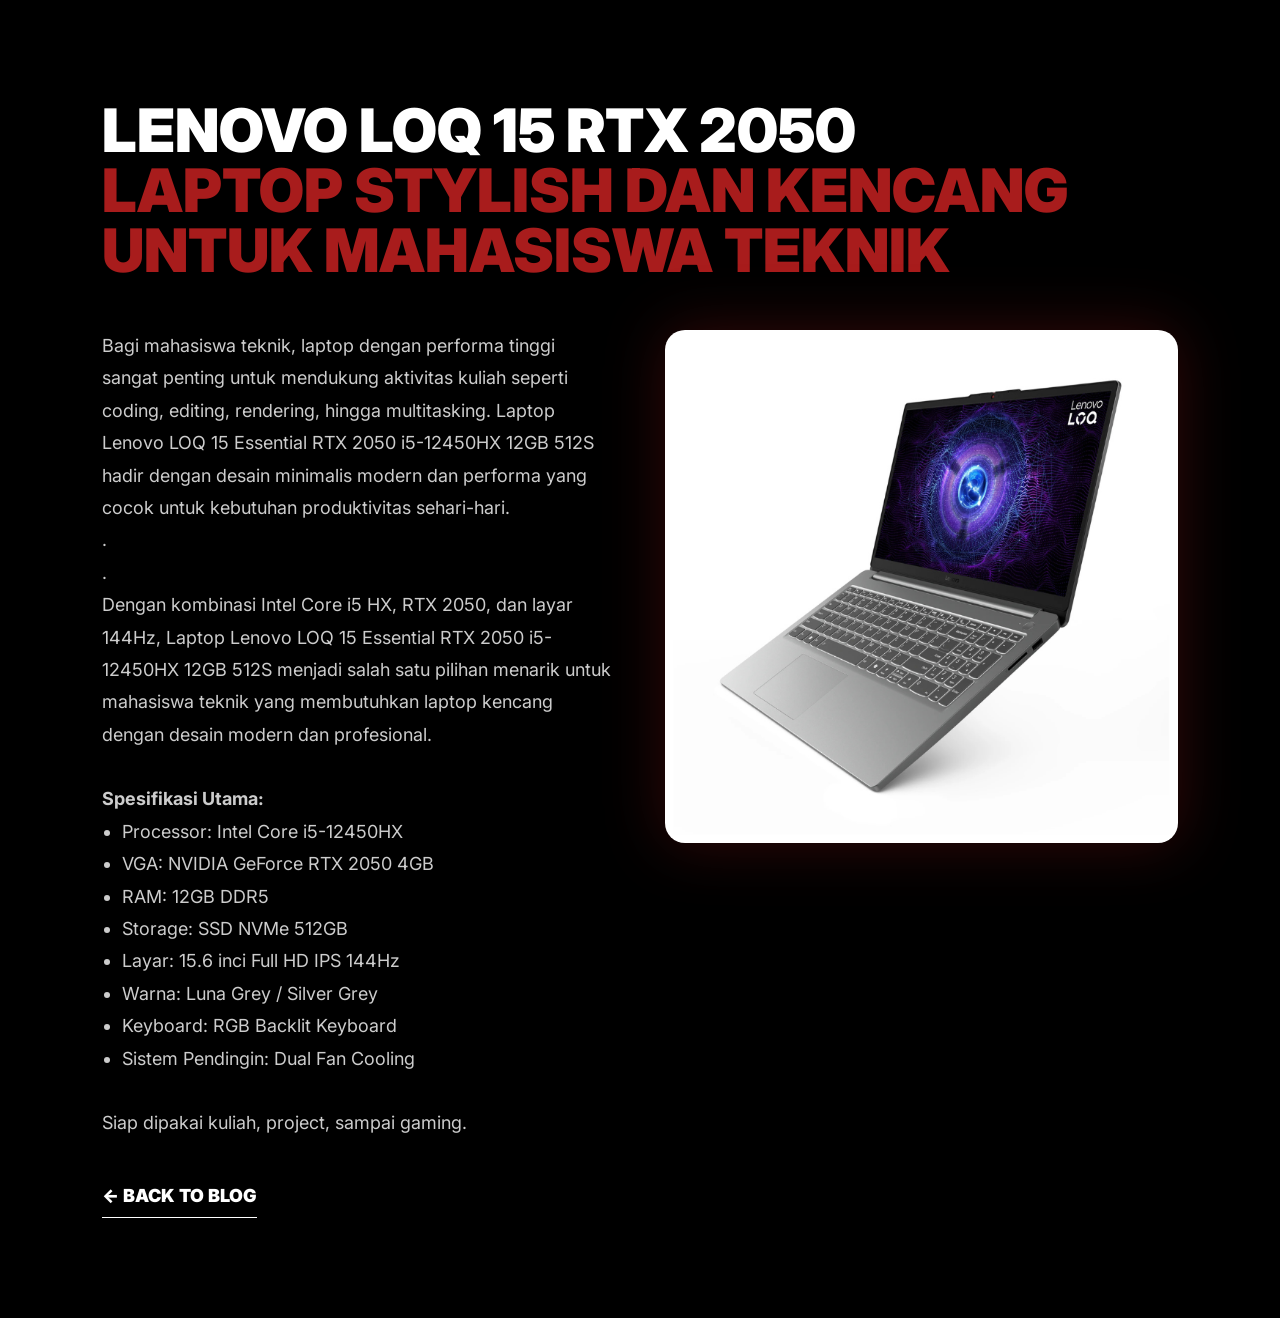
<file: detail-loq.html>
<!DOCTYPE html>
<html lang="id">
<head>
    <meta charset="UTF-8">
    <meta name="viewport" content="width=device-width, initial-scale=1.0">
    <title>Detail Laptop - Blog</title>
    <link rel="stylesheet" href="style.css">
    <link href="https://fonts.googleapis.com/css2?family=Inter:wght@400;900&display=swap" rel="stylesheet">
    <style>
        /* --- ANIMASI TAMBAHAN (HANYA MENAMBAH) --- */
        @keyframes fadeInUp {
            from {
                opacity: 0;
                transform: translateY(30px);
            }
            to {
                opacity: 1;
                transform: translateY(0);
            }
        }

        @keyframes imageIn {
            from {
                opacity: 0;
                transform: scale(0.95);
            }
            to {
                opacity: 1;
                transform: scale(1);
            }
        }

        .detail-body {
            background-color: #000;
            padding: 100px 8%;
            min-height: 100vh;
        }
        .detail-header {
            margin-bottom: 50px;
            /* Panggil Animasi */
            animation: fadeInUp 0.8s ease-out both;
        }
        .detail-title {
            font-size: 60px;
            font-weight: 900;
            text-transform: uppercase;
            line-height: 1;
            margin-bottom: 20px;
        }
        .highlight-red { color: #a81c1c; }
        
        .detail-container {
            display: grid;
            grid-template-columns: 1fr 1fr;
            gap: 50px;
            align-items: start;
        }
        .detail-text {
            font-size: 18px;
            line-height: 1.8;
            color: #ccc;
            /* Panggil Animasi dengan delay */
            animation: fadeInUp 0.8s ease-out both 0.3s;
        }
        .detail-image {
            /* Panggil Animasi untuk Gambar */
            animation: imageIn 1s ease-out both 0.5s;
        }
        .detail-image img {
            width: 100%;
            border-radius: 20px;
            filter: drop-shadow(0 0 30px rgba(168, 28, 28, 0.3));
            /* Tambahan transisi hover agar halus */
            transition: transform 0.5s ease;
        }
        .detail-image img:hover {
            transform: scale(1.02);
        }
        .back-btn {
            display: inline-block;
            margin-top: 40px;
            color: #fff;
            text-decoration: none;
            border-bottom: 1px solid #fff;
            padding-bottom: 5px;
            font-weight: 900;
            text-transform: uppercase;
            transition: 0.3s;
        }
        .back-btn:hover {
            color: #a81c1c;
            border-color: #a81c1c;
        }

        /* Tambahkan ini di bagian paling bawah tag <style> */
@media (max-width: 768px) {
    .detail-body {
        padding: 50px 5%; /* Mengurangi padding agar ruang lebih luas */
    }

    .detail-container {
        display: flex; /* Mengubah grid menjadi flex */
        flex-direction: column; /* Menyusun elemen ke bawah (Atas-Bawah) */
        gap: 20px;
    }

    .detail-text {
        order: 2; /* Menempatkan teks di bawah gambar */
        font-size: 16px;
        text-align: left;
    }

    .detail-image {
        order: 1; /* Menempatkan gambar di atas teks */
        width: 100%;
    }

    .detail-title {
        font-size: 32px; /* Mengecilkan ukuran judul agar tidak terpotong */
        text-align: left;
    }
}
    </style>
</head>
<body class="detail-body">

    <div class="detail-header">
        <h1 class="detail-title">
            Lenovo LOQ 15 RTX 2050 <br>
            <span class="highlight-red">Laptop Stylish dan Kencang untuk Mahasiswa Teknik</span>
        </h1>
    </div>

    <div class="detail-container">
        <div class="detail-text">
            <p>Bagi mahasiswa teknik, laptop dengan performa tinggi sangat penting untuk mendukung aktivitas kuliah seperti coding, editing, rendering, hingga multitasking. Laptop Lenovo LOQ 15 Essential RTX 2050 i5-12450HX 12GB 512S hadir dengan desain minimalis modern dan performa yang cocok untuk kebutuhan produktivitas sehari-hari.</p>
            <P>.</P>
            <p>.</p>
            <p>Dengan kombinasi Intel Core i5 HX, RTX 2050, dan layar 144Hz, Laptop Lenovo LOQ 15 Essential RTX 2050 i5-12450HX 12GB 512S menjadi salah satu pilihan menarik untuk mahasiswa teknik yang membutuhkan laptop kencang dengan desain modern dan profesional.</p>
            <br>
            <p><strong>Spesifikasi Utama:</strong></p>
            <ul style="padding-left: 20px;">
                <li>Processor: Intel Core i5-12450HX</li>
                <li>VGA: NVIDIA GeForce RTX 2050 4GB</li>
                <li>RAM: 12GB DDR5</li>
                <li>Storage: SSD NVMe 512GB</li>
                <li>Layar: 15.6 inci Full HD IPS 144Hz</li>
                <li>Warna: Luna Grey / Silver Grey</li>
                <li>Keyboard: RGB Backlit Keyboard</li>
                <li>Sistem Pendingin: Dual Fan Cooling</li>
            </ul>
            <br>
            <p>Siap dipakai kuliah, project, sampai gaming.</p>
            
            <a href="index.html#projects" class="back-btn">← Back to Blog</a>
        </div>

        <div class="detail-image">
            <img src="LOQ 15.png" alt="Detail Laptop">
        </div>
    </div>

</body>
</html>
</file>
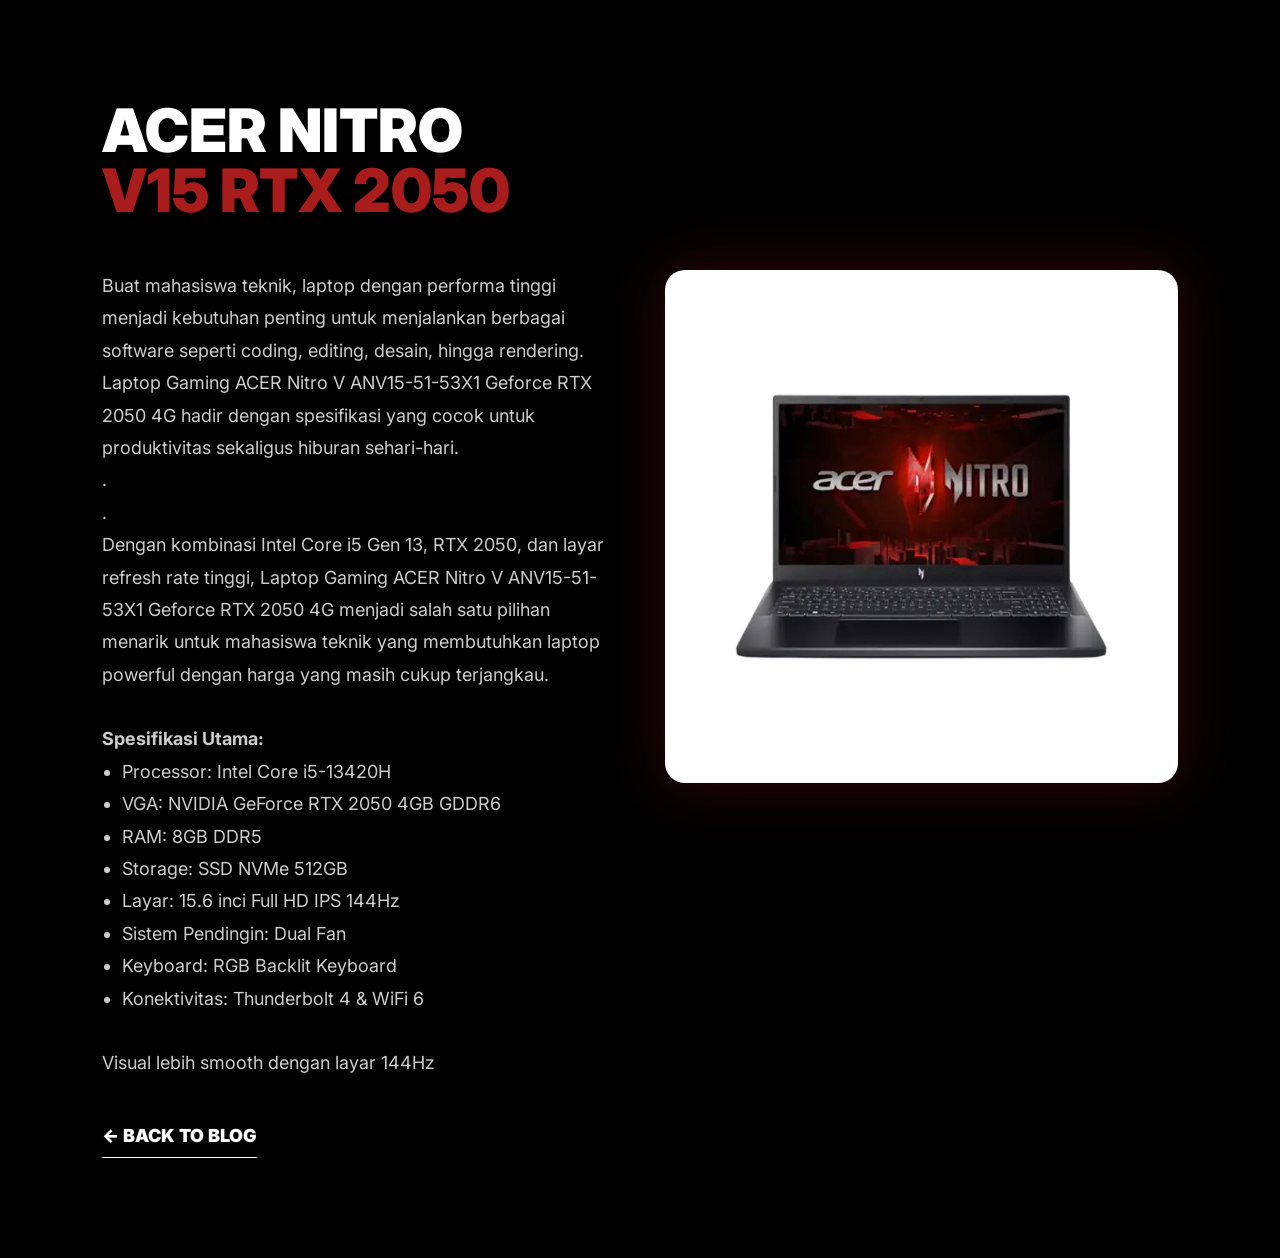
<file: detail-nitro.html>
<!DOCTYPE html>
<html lang="id">
<head>
    <meta charset="UTF-8">
    <meta name="viewport" content="width=device-width, initial-scale=1.0">
    <title>Detail Laptop - Blog</title>
    <link rel="stylesheet" href="style.css">
    <link href="https://fonts.googleapis.com/css2?family=Inter:wght@400;900&display=swap" rel="stylesheet">
    <style>
        /* --- ANIMASI TAMBAHAN --- */
        @keyframes fadeInUp {
            from {
                opacity: 0;
                transform: translateY(30px);
            }
            to {
                opacity: 1;
                transform: translateY(0);
            }
        }

        @keyframes slideInRight {
            from {
                opacity: 0;
                transform: translateX(30px);
            }
            to {
                opacity: 1;
                transform: translateX(0);
            }
        }

        .detail-body {
            background-color: #000;
            padding: 100px 8%;
            min-height: 100vh;
        }
        .detail-header {
            margin-bottom: 50px;
            /* Penerapan Animasi Header */
            animation: fadeInUp 0.8s ease-out both;
        }
        .detail-title {
            font-size: 60px;
            font-weight: 900;
            text-transform: uppercase;
            line-height: 1;
            margin-bottom: 20px;
        }
        .highlight-red { color: #a81c1c; }
        
        .detail-container {
            display: grid;
            grid-template-columns: 1fr 1fr;
            gap: 50px;
            align-items: start;
        }
        .detail-text {
            font-size: 18px;
            line-height: 1.8;
            color: #ccc;
            /* Penerapan Animasi Teks dengan Delay */
            animation: fadeInUp 0.8s ease-out both 0.3s;
        }
        .detail-image {
            /* Penerapan Animasi Gambar dari Kanan */
            animation: slideInRight 1s ease-out both 0.5s;
        }
        .detail-image img {
            width: 100%;
            border-radius: 20px;
            filter: drop-shadow(0 0 30px rgba(168, 28, 28, 0.3));
            /* Transisi Hover */
            transition: transform 0.5s ease, filter 0.5s ease;
        }
        /* Efek Hover Gambar */
        .detail-image img:hover {
            transform: scale(1.03);
            filter: drop-shadow(0 0 40px rgba(168, 28, 28, 0.5));
        }
        .back-btn {
            display: inline-block;
            margin-top: 40px;
            color: #fff;
            text-decoration: none;
            border-bottom: 1px solid #fff;
            padding-bottom: 5px;
            font-weight: 900;
            text-transform: uppercase;
            transition: 0.3s ease;
        }
        /* Efek Hover Tombol Kembali */
        .back-btn:hover {
            color: #a81c1c;
            border-color: #a81c1c;
            transform: translateX(-5px);
        }

        /* Tambahkan ini di bagian paling bawah tag <style> */
@media (max-width: 768px) {
    .detail-body {
        padding: 50px 5%; /* Mengurangi padding agar ruang lebih luas */
    }

    .detail-container {
        display: flex; /* Mengubah grid menjadi flex */
        flex-direction: column; /* Menyusun elemen ke bawah (Atas-Bawah) */
        gap: 20px;
    }

    .detail-text {
        order: 2; /* Menempatkan teks di bawah gambar */
        font-size: 16px;
        text-align: left;
    }

    .detail-image {
        order: 1; /* Menempatkan gambar di atas teks */
        width: 100%;
    }

    .detail-title {
        font-size: 32px; /* Mengecilkan ukuran judul agar tidak terpotong */
        text-align: left;
    }
}
    </style>
</head>
<body class="detail-body">

    <div class="detail-header">
        <h1 class="detail-title">
            ACER NITRO <br>
            <span class="highlight-red">V15 RTX 2050</span>
        </h1>
    </div>

    <div class="detail-container">
        <div class="detail-text">
            <p>Buat mahasiswa teknik, laptop dengan performa tinggi menjadi kebutuhan penting untuk menjalankan berbagai software seperti coding, editing, desain, hingga rendering. Laptop Gaming ACER Nitro V ANV15-51-53X1 Geforce RTX 2050 4G hadir dengan spesifikasi yang cocok untuk produktivitas sekaligus hiburan sehari-hari.</p>
            <P>.</P>
            <p>.</p>
            <p>Dengan kombinasi Intel Core i5 Gen 13, RTX 2050, dan layar refresh rate tinggi, Laptop Gaming ACER Nitro V ANV15-51-53X1 Geforce RTX 2050 4G menjadi salah satu pilihan menarik untuk mahasiswa teknik yang membutuhkan laptop powerful dengan harga yang masih cukup terjangkau.</p>
            <br>
            <p><strong>Spesifikasi Utama:</strong></p>
            <ul style="padding-left: 20px;">
                <li>Processor: Intel Core i5-13420H</li>
                <li>VGA: NVIDIA GeForce RTX 2050 4GB GDDR6</li>
                <li>RAM: 8GB DDR5</li>
                <li>Storage: SSD NVMe 512GB</li>
                <li>Layar: 15.6 inci Full HD IPS 144Hz</li>
                <li>Sistem Pendingin: Dual Fan</li> 
                <li>Keyboard: RGB Backlit Keyboard</li>
                <li>Konektivitas: Thunderbolt 4 & WiFi 6</li>
            </ul>
            <br>
            <p>Visual lebih smooth dengan layar 144Hz</p>
            
            <a href="index.html#projects" class="back-btn">← Back to Blog</a>
        </div>

        <div class="detail-image">
            <img src="Nitro V15.webp" alt="Detail Laptop">
        </div>
    </div>

</body>
</html>
</file>
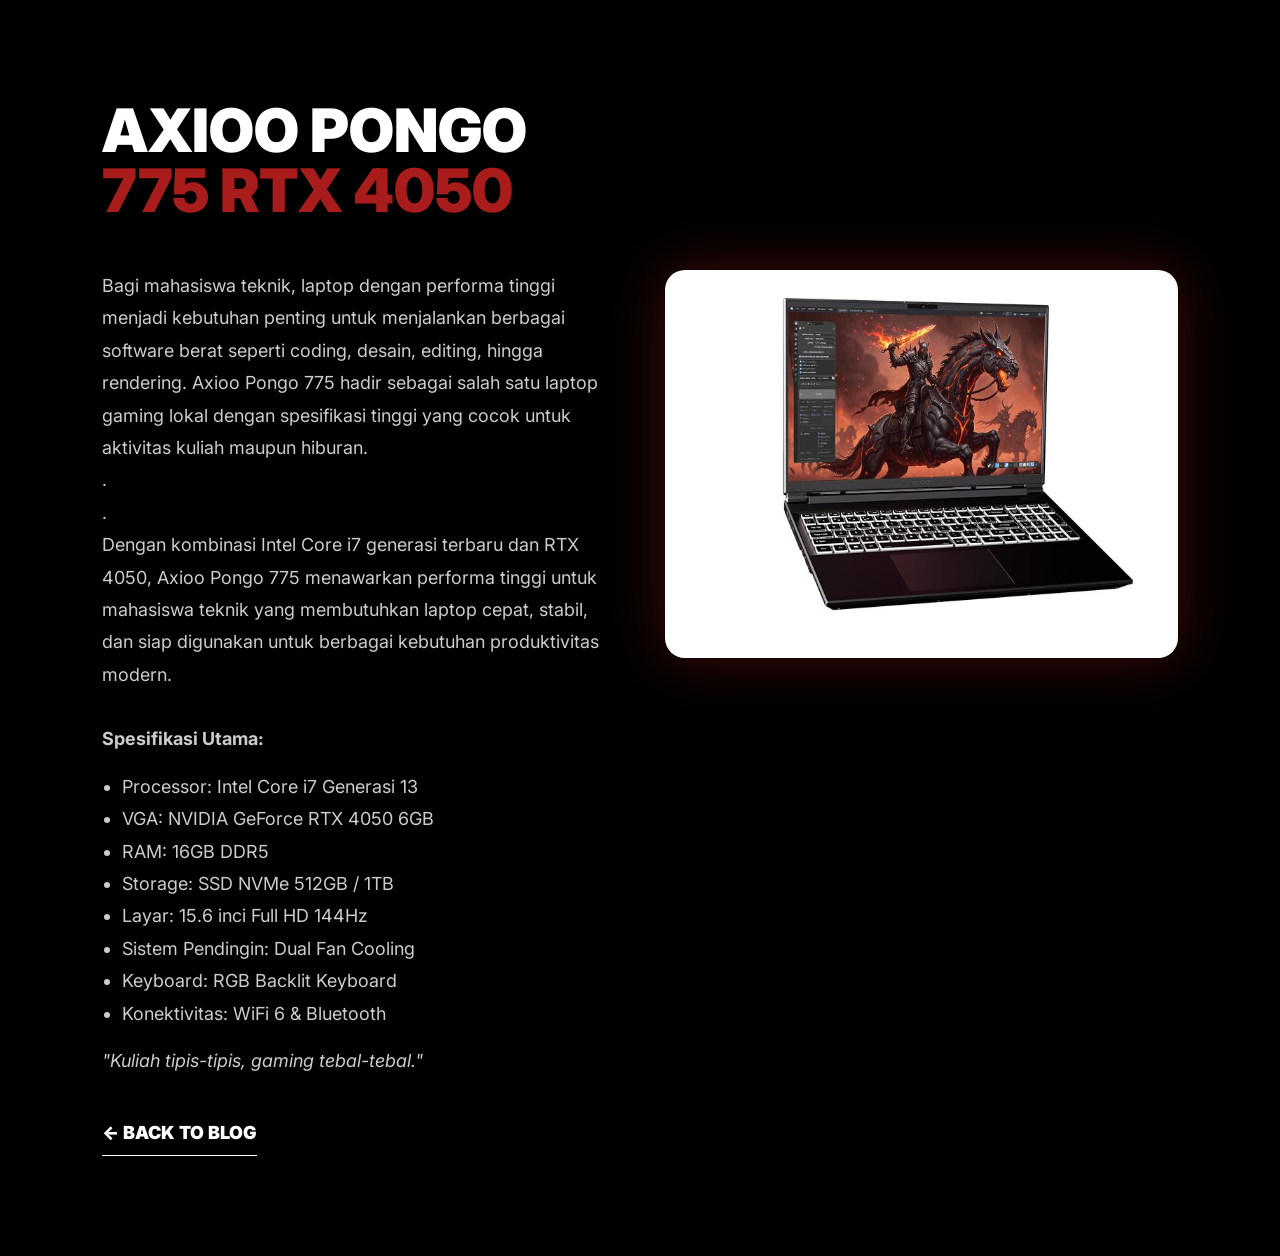
<file: detail-pongo.html>
<!DOCTYPE html>
<html lang="id">
<head>
    <meta charset="UTF-8">
    <meta name="viewport" content="width=device-width, initial-scale=1.0">
    <title>Detail Laptop - Axioo Pongo 775</title>
    <link rel="stylesheet" href="style.css">
    <link href="https://fonts.googleapis.com/css2?family=Inter:wght@400;900&display=swap" rel="stylesheet">
    <style>
        /* --- ANIMASI KEYFRAMES --- */
        @keyframes fadeInUp {
            from {
                opacity: 0;
                transform: translateY(40px);
            }
            to {
                opacity: 1;
                transform: translateY(0);
            }
        }

        @keyframes imageIn {
            from {
                opacity: 0;
                transform: scale(0.9) translateX(20px);
            }
            to {
                opacity: 1;
                transform: scale(1) translateX(0);
            }
        }

        /* --- STYLING DASAR --- */
        .detail-body {
            background-color: #000;
            padding: 100px 8%;
            min-height: 100vh;
            color: #fff;
            overflow-x: hidden;
        }
        
        .detail-header {
            margin-bottom: 50px;
            /* Animasi Header */
            animation: fadeInUp 0.8s ease-out both;
        }

        .detail-title {
            font-size: 60px;
            font-weight: 900;
            text-transform: uppercase;
            line-height: 1;
            margin-bottom: 20px;
        }

        .highlight-red { color: #a81c1c; }
        
        .detail-container {
            display: grid;
            grid-template-columns: 1fr 1fr;
            gap: 50px;
            align-items: start;
        }

        .detail-text {
            font-size: 18px;
            line-height: 1.8;
            color: #ccc;
            /* Animasi Teks dengan Delay */
            animation: fadeInUp 0.8s ease-out both 0.3s;
        }

        .detail-text ul {
            padding-left: 20px;
            margin: 15px 0;
        }

        .detail-image {
            /* Animasi Gambar */
            animation: imageIn 1s cubic-bezier(0.165, 0.84, 0.44, 1) both 0.5s;
        }

        .detail-image img {
            width: 100%;
            border-radius: 20px;
            filter: drop-shadow(0 0 30px rgba(168, 28, 28, 0.4));
            transition: transform 0.5s ease;
        }

        /* Efek Hover Gambar */
        .detail-image img:hover {
            transform: scale(1.03);
        }

        .back-btn {
            display: inline-block;
            margin-top: 40px;
            color: #fff;
            text-decoration: none;
            border-bottom: 1px solid #fff;
            padding-bottom: 5px;
            font-weight: 900;
            text-transform: uppercase;
            transition: 0.3s;
        }

        .back-btn:hover {
            color: #a81c1c;
            border-color: #a81c1c;
            transform: translateX(-5px);
        }

        /* Responsif untuk layar kecil/HP */
        @media (max-width: 992px) {
            .detail-container { grid-template-columns: 1fr; }
            .detail-title { font-size: 40px; }
            .detail-image { order: -1; margin-bottom: 30px; }
        }
    </style>
</head>
<body class="detail-body">

    <div class="detail-header">
        <h1 class="detail-title">
            AXIOO PONGO <br>
            <span class="highlight-red">775 RTX 4050</span>
        </h1>
    </div>

    <div class="detail-container">
        <div class="detail-text">
            <p>Bagi mahasiswa teknik, laptop dengan performa tinggi menjadi kebutuhan penting untuk menjalankan berbagai software berat seperti coding, desain, editing, hingga rendering. Axioo Pongo 775 hadir sebagai salah satu laptop gaming lokal dengan spesifikasi tinggi yang cocok untuk aktivitas kuliah maupun hiburan.</p>
            <p>.</p>
            <p>.</p>
            <p>Dengan kombinasi Intel Core i7 generasi terbaru dan RTX 4050, Axioo Pongo 775 menawarkan performa tinggi untuk mahasiswa teknik yang membutuhkan laptop cepat, stabil, dan siap digunakan untuk berbagai kebutuhan produktivitas modern.</p>
            
            <br>
            <p><strong>Spesifikasi Utama:</strong></p>
            <ul>
                <li>Processor: Intel Core i7 Generasi 13</li>
                <li>VGA: NVIDIA GeForce RTX 4050 6GB</li>
                <li>RAM: 16GB DDR5</li>
                <li>Storage: SSD NVMe 512GB / 1TB</li>
                <li>Layar: 15.6 inci Full HD 144Hz</li>
                <li>Sistem Pendingin: Dual Fan Cooling</li>
                <li>Keyboard: RGB Backlit Keyboard</li>
                <li>Konektivitas: WiFi 6 & Bluetooth</li>
            </ul>
            
            <p><em>"Kuliah tipis-tipis, gaming tebal-tebal."</em></p>
            
            <a href="index.html#projects" class="back-btn">← Back to Blog</a>
        </div>

        <div class="detail-image">
            <img src="axioo 775.jpg" alt="Detail Axioo Pongo 775">
        </div>
    </div>

</body>
</html>
</file>
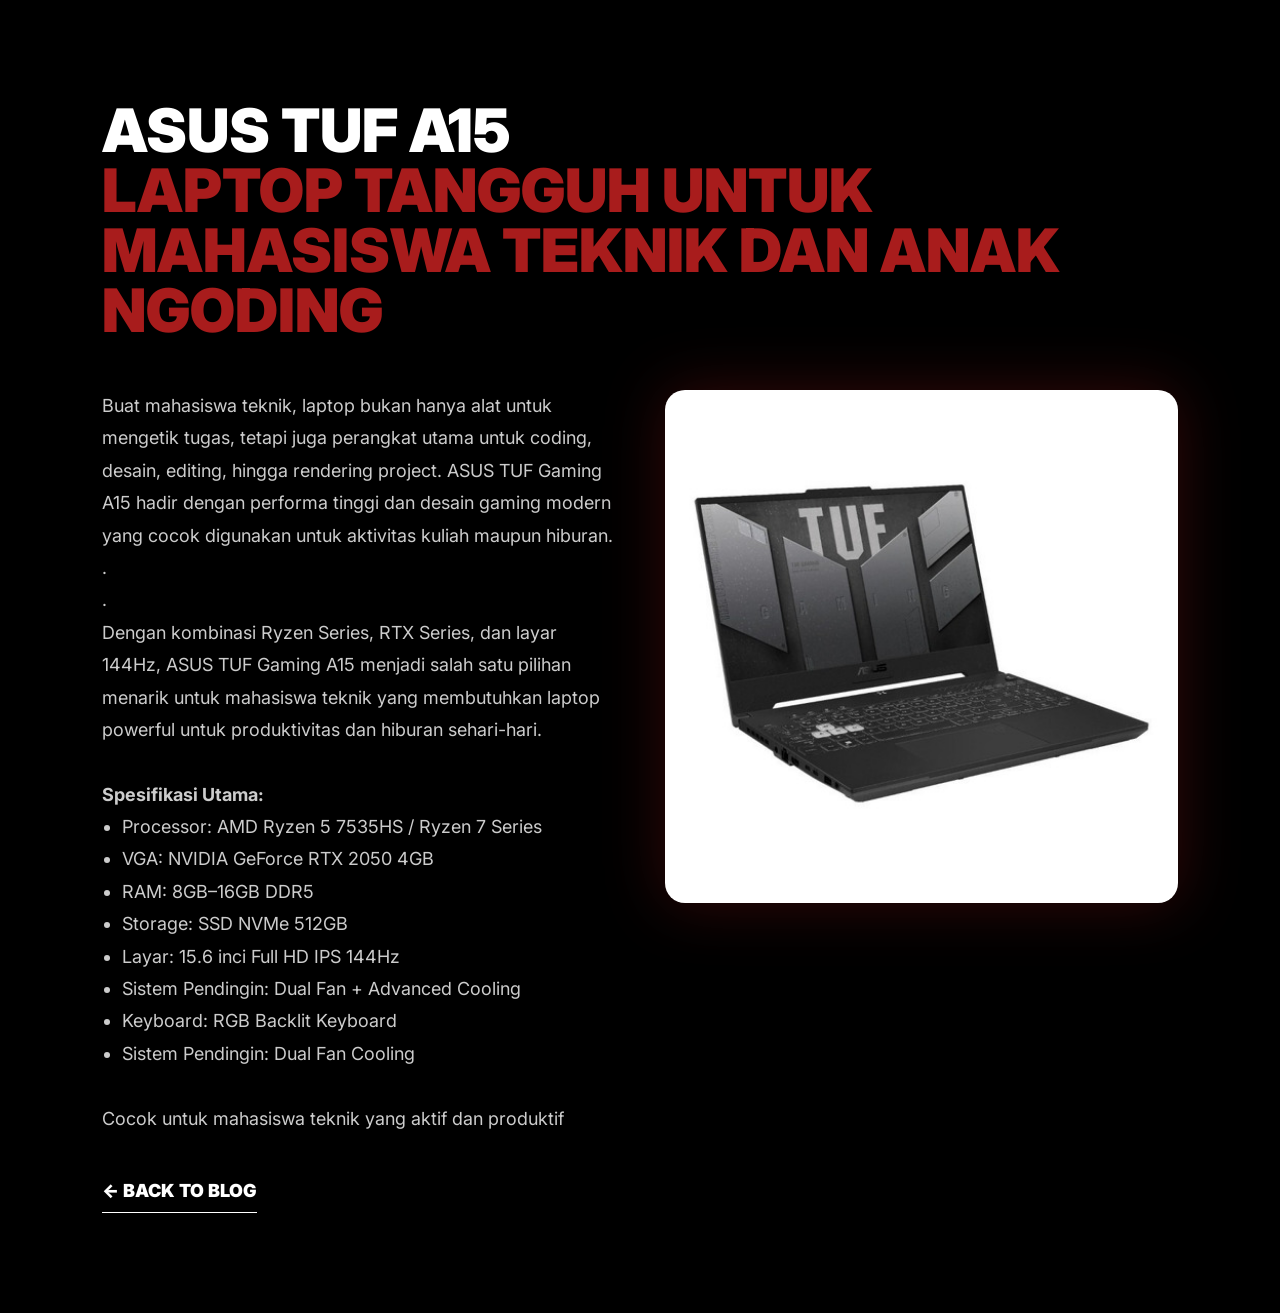
<file: detail-tuf.html>
<!DOCTYPE html>
<html lang="id">
<head>
    <meta charset="UTF-8">
    <meta name="viewport" content="width=device-width, initial-scale=1.0">
    <title>Detail Laptop - Blog</title>
    <link rel="stylesheet" href="style.css">
    <link href="https://fonts.googleapis.com/css2?family=Inter:wght@400;900&display=swap" rel="stylesheet">
    <style>
        /* --- ANIMASI TAMBAHAN --- */
        @keyframes fadeInUp {
            from {
                opacity: 0;
                transform: translateY(30px);
            }
            to {
                opacity: 1;
                transform: translateY(0);
            }
        }

        @keyframes scaleIn {
            from {
                opacity: 0;
                transform: scale(0.9);
            }
            to {
                opacity: 1;
                transform: scale(1);
            }
        }

        .detail-body {
            background-color: #000;
            padding: 100px 8%;
            min-height: 100vh;
        }
        .detail-header {
            margin-bottom: 50px;
            /* Penerapan Animasi Header */
            animation: fadeInUp 0.8s ease-out both;
        }
        .detail-title {
            font-size: 60px;
            font-weight: 900;
            text-transform: uppercase;
            line-height: 1;
            margin-bottom: 20px;
        }
        .highlight-red { color: #a81c1c; }
        
        .detail-container {
            display: grid;
            grid-template-columns: 1fr 1fr;
            gap: 50px;
            align-items: start;
        }
        .detail-text {
            font-size: 18px;
            line-height: 1.8;
            color: #ccc;
            /* Penerapan Animasi Teks dengan Delay */
            animation: fadeInUp 0.8s ease-out both 0.3s;
        }
        .detail-image {
            /* Penerapan Animasi Container Gambar */
            animation: scaleIn 1s ease-out both 0.5s;
        }
        .detail-image img {
            width: 100%;
            border-radius: 20px;
            filter: drop-shadow(0 0 30px rgba(168, 28, 28, 0.3));
            /* Transisi untuk hover */
            transition: transform 0.5s cubic-bezier(0.175, 0.885, 0.32, 1.275);
        }
        /* Efek Hover Gambar */
        .detail-image img:hover {
            transform: scale(1.05);
        }
        .back-btn {
            display: inline-block;
            margin-top: 40px;
            color: #fff;
            text-decoration: none;
            border-bottom: 1px solid #fff;
            padding-bottom: 5px;
            font-weight: 900;
            text-transform: uppercase;
            transition: 0.3s ease;
        }
        /* Efek Hover Tombol */
        .back-btn:hover {
            color: #a81c1c;
            border-color: #a81c1c;
            padding-left: 10px;
        }

        /* Tambahkan ini di bagian paling bawah tag <style> */
@media (max-width: 768px) {
    .detail-body {
        padding: 50px 5%; /* Mengurangi padding agar ruang lebih luas */
    }

    .detail-container {
        display: flex; /* Mengubah grid menjadi flex */
        flex-direction: column; /* Menyusun elemen ke bawah (Atas-Bawah) */
        gap: 20px;
    }

    .detail-text {
        order: 2; /* Menempatkan teks di bawah gambar */
        font-size: 16px;
        text-align: left;
    }

    .detail-image {
        order: 1; /* Menempatkan gambar di atas teks */
        width: 100%;
    }

    .detail-title {
        font-size: 32px; /* Mengecilkan ukuran judul agar tidak terpotong */
        text-align: left;
    }
}
    </style>
</head>
<body class="detail-body">

    <div class="detail-header">
        <h1 class="detail-title">
            ASUS TUF A15 <br>
            <span class="highlight-red">Laptop Tangguh untuk Mahasiswa Teknik dan Anak Ngoding</span>
        </h1>
    </div>

    <div class="detail-container">
        <div class="detail-text">
            <p>Buat mahasiswa teknik, laptop bukan hanya alat untuk mengetik tugas, tetapi juga perangkat utama untuk coding, desain, editing, hingga rendering project. ASUS TUF Gaming A15 hadir dengan performa tinggi dan desain gaming modern yang cocok digunakan untuk aktivitas kuliah maupun hiburan.</p>
            <P>.</P>
            <p>.</p>
            <p>Dengan kombinasi Ryzen Series, RTX Series, dan layar 144Hz, ASUS TUF Gaming A15 menjadi salah satu pilihan menarik untuk mahasiswa teknik yang membutuhkan laptop powerful untuk produktivitas dan hiburan sehari-hari.</p>
            <br>
            <p><strong>Spesifikasi Utama:</strong></p>
            <ul style="padding-left: 20px;">
                <li>Processor: AMD Ryzen 5 7535HS / Ryzen 7 Series</li>
                <li>VGA: NVIDIA GeForce RTX 2050 4GB</li>
                <li>RAM: 8GB–16GB DDR5</li>
                <li>Storage: SSD NVMe 512GB</li>
                <li>Layar: 15.6 inci Full HD IPS 144Hz</li>
                <li>Sistem Pendingin: Dual Fan + Advanced Cooling</li>
                <li>Keyboard: RGB Backlit Keyboard</li>
                <li>Sistem Pendingin: Dual Fan Cooling</li>
            </ul>
            <br>
            <p>Cocok untuk mahasiswa teknik yang aktif dan produktif</p>
            
            <a href="index.html#projects" class="back-btn">← Back to Blog</a>
        </div>

        <div class="detail-image">
            <img src="TUF a15.jpg" alt="Detail Laptop">
        </div>
    </div>

</body>
</html>
</file>
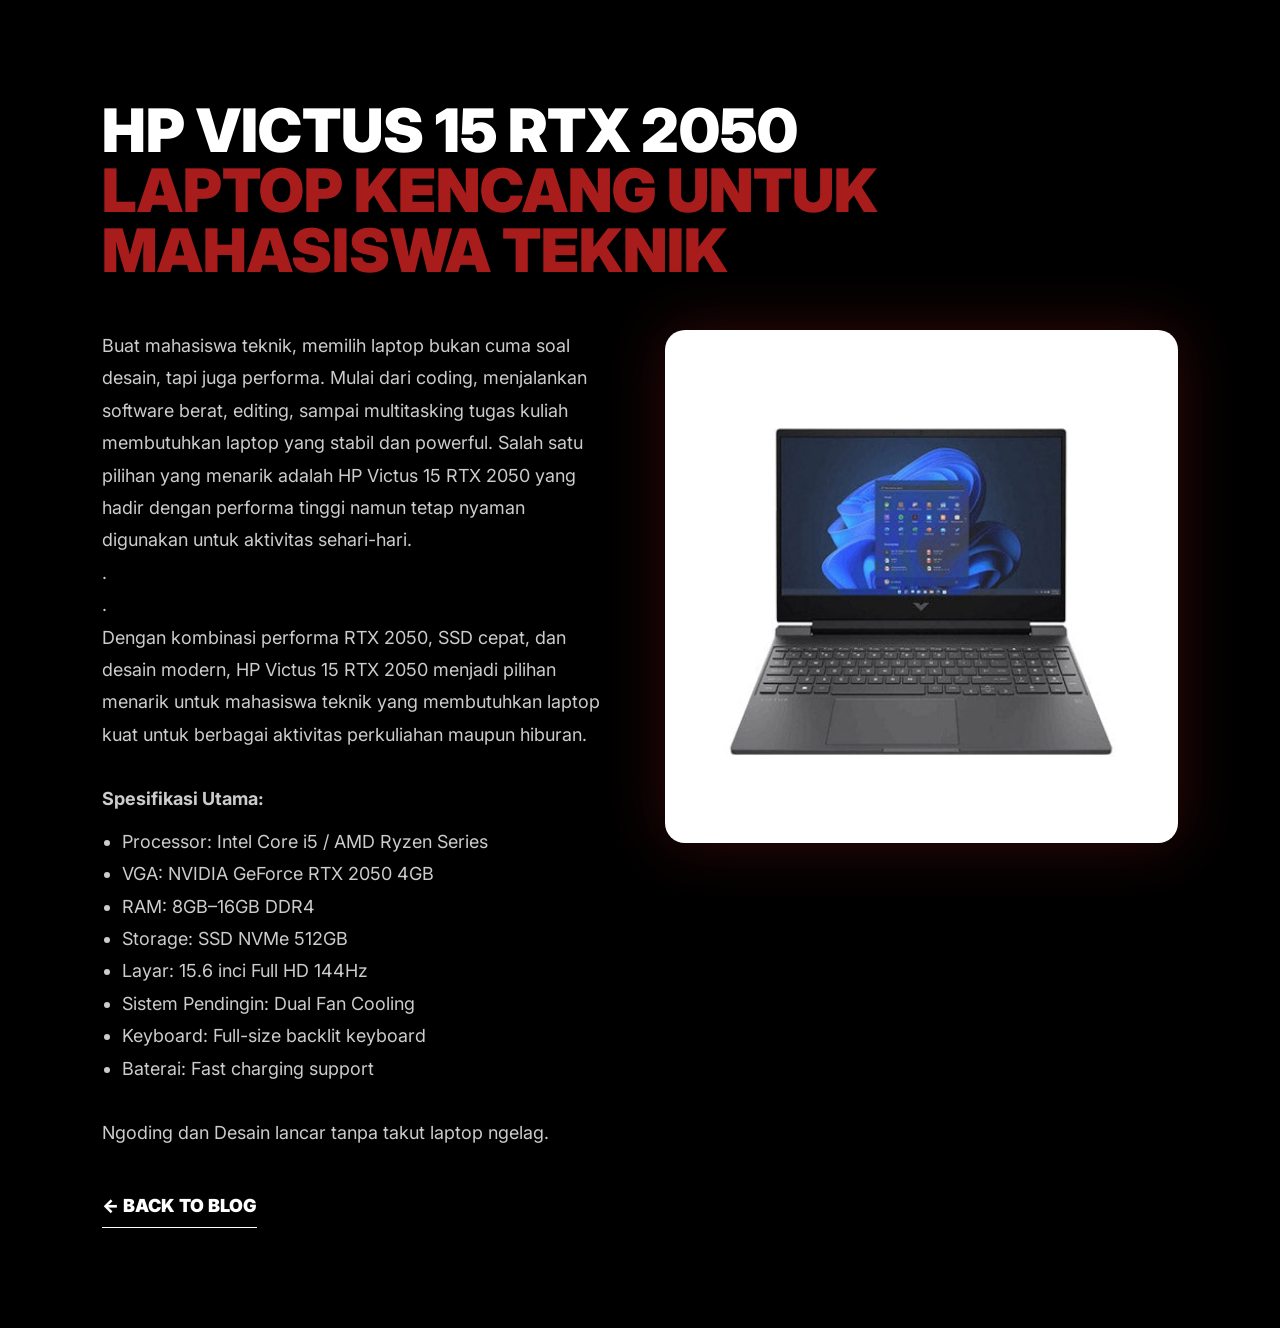
<file: detail-victus.html>
<!DOCTYPE html>
<html lang="id">
<head>
    <meta charset="UTF-8">
    <meta name="viewport" content="width=device-width, initial-scale=1.0">
    <title>Detail Laptop - Blog</title>
    <link rel="stylesheet" href="style.css">
    <link href="https://fonts.googleapis.com/css2?family=Inter:wght@400;900&display=swap" rel="stylesheet">
    <style>
        /* --- ANIMASI KEYFRAMES --- */
        @keyframes fadeInUp {
            from {
                opacity: 0;
                transform: translateY(40px);
            }
            to {
                opacity: 1;
                transform: translateY(0);
            }
        }

        @keyframes imageIn {
            from {
                opacity: 0;
                transform: scale(0.9) translateX(20px);
            }
            to {
                opacity: 1;
                transform: scale(1) translateX(0);
            }
        }

        /* --- STYLING DASAR --- */
        .detail-body {
            background-color: #000;
            padding: 100px 8%;
            min-height: 100vh;
            color: #fff;
            overflow-x: hidden;
        }
        
        .detail-header {
            margin-bottom: 50px;
            /* Penerapan Animasi pada Header */
            animation: fadeInUp 0.8s ease-out both;
        }

        .detail-title {
            font-size: 60px;
            font-weight: 900;
            text-transform: uppercase;
            line-height: 1;
            margin-bottom: 20px;
        }

        .highlight-red { color: #a81c1c; }
        
        .detail-container {
            display: grid;
            grid-template-columns: 1fr 1fr;
            gap: 50px;
            align-items: start;
        }

        .detail-text {
            font-size: 18px;
            line-height: 1.8;
            color: #ccc;
            /* Penerapan Animasi pada Teks (dengan delay agar muncul setelah header) */
            animation: fadeInUp 0.8s ease-out both 0.3s;
        }

        .detail-image {
            /* Penerapan Animasi pada Gambar */
            animation: imageIn 1s cubic-bezier(0.165, 0.84, 0.44, 1) both 0.5s;
        }

        .detail-image img {
            width: 100%;
            border-radius: 20px;
            filter: drop-shadow(0 0 30px rgba(168, 28, 28, 0.3));
            transition: transform 0.5s ease;
        }

        /* Efek Hover Tambahan pada Gambar */
        .detail-image img:hover {
            transform: scale(1.03);
        }

        .back-btn {
            display: inline-block;
            margin-top: 40px;
            color: #fff;
            text-decoration: none;
            border-bottom: 1px solid #fff;
            padding-bottom: 5px;
            font-weight: 900;
            text-transform: uppercase;
            transition: 0.3s;
        }

        .back-btn:hover {
            color: #a81c1c;
            border-color: #a81c1c;
            transform: translateX(-5px);
        }

        /* Responsif untuk layar kecil */
        @media (max-width: 992px) {
            .detail-container { grid-template-columns: 1fr; }
            .detail-title { font-size: 40px; }
            .detail-image { order: -1; margin-bottom: 30px; }
        }
    </style>
</head>
<body class="detail-body">

    <div class="detail-header">
        <h1 class="detail-title">
            HP Victus 15 RTX 2050 <br>
            <span class="highlight-red">Laptop Kencang untuk Mahasiswa Teknik</span>
        </h1>
    </div>

    <div class="detail-container">
        <div class="detail-text">
            <p>Buat mahasiswa teknik, memilih laptop bukan cuma soal desain, tapi juga performa. Mulai dari coding, menjalankan software berat, editing, sampai multitasking tugas kuliah membutuhkan laptop yang stabil dan powerful. Salah satu pilihan yang menarik adalah HP Victus 15 RTX 2050 yang hadir dengan performa tinggi namun tetap nyaman digunakan untuk aktivitas sehari-hari.</p>
            <p>.</p>
            <P>.</P>
            <p>Dengan kombinasi performa RTX 2050, SSD cepat, dan desain modern, HP Victus 15 RTX 2050 menjadi pilihan menarik untuk mahasiswa teknik yang membutuhkan laptop kuat untuk berbagai aktivitas perkuliahan maupun hiburan.</p>
        
            <br>
            <p><strong>Spesifikasi Utama:</strong></p>
            <ul style="padding-left: 20px; margin-top: 10px;">
                <li>Processor: Intel Core i5 / AMD Ryzen Series</li>
                <li>VGA: NVIDIA GeForce RTX 2050 4GB</li>
                <li>RAM: 8GB–16GB DDR4</li>
                <li>Storage: SSD NVMe 512GB</li>
                <li>Layar: 15.6 inci Full HD 144Hz</li>
                <li>Sistem Pendingin: Dual Fan Cooling</li>
                <li>Keyboard: Full-size backlit keyboard</li>
                <li>Baterai: Fast charging support</li>
            </ul>
            <br>
            <p>Ngoding dan Desain lancar tanpa takut laptop ngelag.</p>
            
            <a href="index.html#projects" class="back-btn">← Back to Blog</a>
        </div>

        <div class="detail-image">
            <img src="HP victus 15.webp" alt="Detail Laptop">
        </div>
    </div>

</body>
</html>
</file>
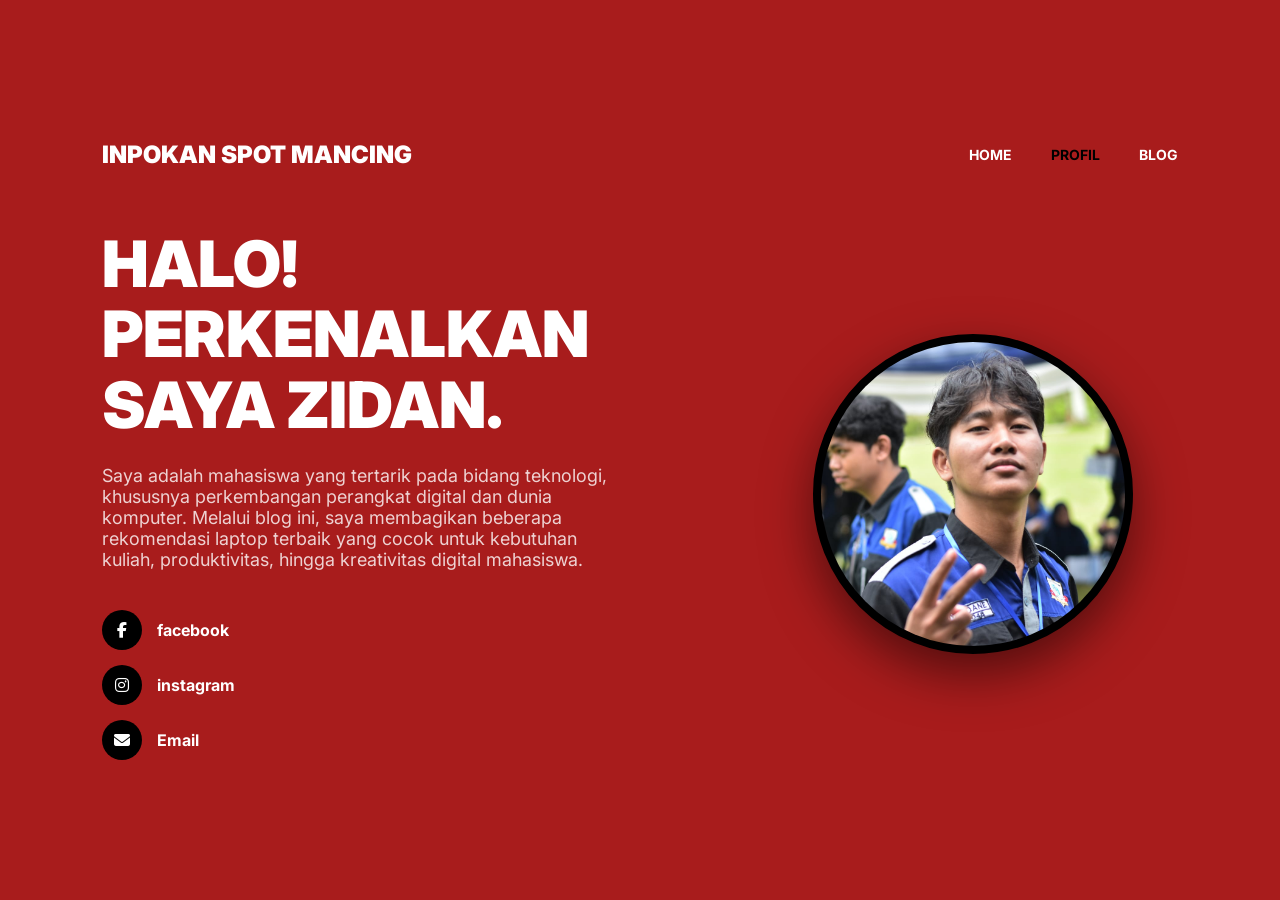
<file: profil.html>
<!DOCTYPE html>
<html lang="id">
<head>
    <meta charset="UTF-8">
    <meta name="viewport" content="width=device-width, initial-scale=1.0">
    <title>Profil - Rekomendasi Laptop Kuliah</title>
    <link rel="preconnect" href="https://fonts.googleapis.com">
    <link rel="preconnect" href="https://fonts.gstatic.com" crossorigin>
    <link href="https://fonts.googleapis.com/css2?family=Inter:wght@400;700;900&display=swap" rel="stylesheet">
    <link rel="stylesheet" href="https://cdnjs.cloudflare.com/ajax/libs/font-awesome/6.5.1/css/all.min.css">
    <style>
        * {
            margin: 0;
            padding: 0;
            box-sizing: border-box;
            font-family: 'Inter', sans-serif;
        }

        body {
            background-color: #a81c1c;
            color: #ffffff;
            /* PERUBAHAN: min-height dan overflow agar bisa di-scroll */
            min-height: 100vh;
            display: flex;
            align-items: center;
            justify-content: center;
            overflow-y: auto; 
            padding: 50px 0;
        }

        /* --- ANIMASI --- */
        @keyframes fadeInUp {
            from { opacity: 0; transform: translateY(30px); }
            to { opacity: 1; transform: translateY(0); }
        }

        .page-container {
            width: 100%;
            max-width: 1280px;
            /* PERUBAHAN: Tinggi otomatis agar mengikuti konten */
            height: auto; 
            position: relative;
            padding: 40px 8%;
            display: flex;
            flex-direction: column;
        }

        /* --- NAVIGASI --- */
        .main-nav {
            display: flex;
            justify-content: space-between;
            align-items: center;
            margin-bottom: 60px;
            z-index: 10;
            animation: fadeInUp 0.8s ease-out;
        }

        .logo { font-weight: 900; font-size: 24px; text-transform: uppercase; }

        .nav-links a {
            color: #ffffff;
            text-decoration: none;
            margin-left: 35px;
            font-size: 14px;
            text-transform: uppercase;
            font-weight: 700;
        }

        .nav-links .active { color: #000000; }

        /* --- LAYOUT KONTEN --- */
        .content-area {
            display: grid;
            grid-template-columns: 1.2fr 0.8fr;
            gap: 50px;
            flex-grow: 1;
            align-items: center;
        }

        .profile-info h1 {
            font-size: 64px;
            font-weight: 900;
            line-height: 1.1;
            text-transform: uppercase;
            margin-bottom: 25px;
            animation: fadeInUp 0.8s ease both 0.4s;
        }

        .profile-info p.bio {
            font-size: 18px;
            color: rgba(255, 255, 255, 0.8);
            margin-bottom: 40px;
            max-width: 520px;
            animation: fadeInUp 0.8s ease both 0.6s;
        }

        /* --- SOSMED --- */
        .contact-items {
            display: flex;
            flex-direction: column;
            gap: 15px;
            animation: fadeInUp 0.8s ease both 0.8s;
        }

        .contact-box {
            display: flex;
            align-items: center;
            gap: 15px;
            text-decoration: none;
            color: inherit;
        }

        .icon-circle {
            width: 40px; height: 40px;
            background: #000;
            border-radius: 50%;
            display: flex;
            align-items: center;
            justify-content: center;
        }

        /* --- BAGIAN FOTO (LINGKARAN MERAH & BG HITAM) --- */
        .image-area {
            display: flex;
            justify-content: center;
            align-items: center;
        }

        #my-profile-frame {
            width: 320px !important;
            height: 320px !important;
            border-radius: 50% !important;
            overflow: hidden !important;
            /* Bingkai Merah Terang */
            border: 8px solid #000000 !important; 
            box-shadow: 0 20px 50px rgba(0,0,0,0.5);
            /* Background Dalam Hitam */
            background-color: #000000 !important; 
        }

        #my-profile-frame img {
            width: 100% !important;
            height: 100% !important;
            object-fit: cover !important;
            display: block;
        }

        /* Responsif untuk HP agar scroll enak dilihat */
        @media (max-width: 768px) {
            .content-area {
                grid-template-columns: 1fr;
                text-align: center;
            }
            .image-area { order: -1; margin-bottom: 30px; }
            .contact-items { align-items: center; }
            .profile-info h1 { font-size: 40px; }
        }
    </style>
</head>
<body>

    <div class="page-container">
        <header class="main-nav">
            <div class="logo">INPOKAN SPOT MANCING</div>
            <nav class="nav-links">
                <a href="index.html">Home</a>
                <a href="profil.html" class="active">Profil</a>
                <a href="index.html#projects">Blog</a>
            </nav>
        </header>

        <main class="content-area">
            <div class="profile-info">
                <h3></h3>
                <h1>HALO! PERKENALKAN<br> SAYA ZIDAN.</h1>
                <p class="bio">Saya adalah mahasiswa yang tertarik pada bidang teknologi, khususnya perkembangan perangkat digital dan dunia komputer. 
                Melalui blog ini, saya membagikan beberapa rekomendasi laptop terbaik yang cocok untuk kebutuhan kuliah, produktivitas, hingga kreativitas digital mahasiswa.</p>
                
                <div class="contact-items">
                    <a href="https://www.facebook.com/share/1DMd1aa4Cn/" class="contact-box">
                        <div class="icon-circle"><i class="fa-brands fa-facebook-f"></i></div>
                        <div class="contact-text"><strong>facebook</strong></div>
                    </a>
                    
                    <a href="https://www.instagram.com/ziydnne?igsh=Nmw5MHRuZHJlZW9v" target="_blank" class="contact-box">
                        <div class="icon-circle"><i class="fa-brands fa-instagram"></i></div>
                        <div class="contact-text"><strong>instagram</strong></div>
                    </a>

                    <a href="mailto:zeinamier01@gmail.com" class="contact-box">
                        <div class="icon-circle"><i class="fa-solid fa-envelope"></i></div>
                        <div class="contact-text"><strong>Email</strong></div>
                    </a>
                </div>
            </div>

            <div class="image-area">
                <div id="my-profile-frame">
                    <img src="zidane.png" alt="Foto Profil">
                </div>
            </div>
        </main>
    </div>

</body>
</html>
</file>
<file: style.css>
* {
    margin: 0;
    padding: 0;
    box-sizing: border-box;
    font-family: 'Inter', sans-serif;
}

html {
    scroll-behavior: smooth;
}

body {
    background-color: #a81c1c;
    color: white;
}

/* Navigasi */
.main-nav {
    position: fixed;
    top: 0;
    right: 0;
    width: 100%;
    display: flex;
    justify-content: flex-end;
    padding: 30px 8%;
    z-index: 1000;
    background: linear-gradient(to bottom, rgba(0,0,0,0.4), transparent);
}

.nav-links a {
    color: white;
    text-decoration: none;
    margin-left: 35px;
    font-size: 14px;
    text-transform: uppercase;
    transition: 0.3s;
}

.nav-links a:hover { color: #000; }

/* Hero Section */
.hero {
    height: 100vh;
    padding: 100px 8% 0 8%;
    display: flex;
    flex-direction: column;
    overflow: hidden;
}

.main-content {
    flex: 1;
    display: flex;
    align-items: center;
    justify-content: space-between;
}

.text-container {
    flex: 1;
    display: flex;
    flex-direction: column;
    align-items: flex-start; 
    margin-left: -80px; 
    margin-top: -150px; 
    position: relative;
    z-index: 2;
}

.main-title {
    font-size: 110px;
    line-height: 0.8;
    font-weight: 900;
    text-transform: uppercase;
    letter-spacing: -6px;
    margin-bottom: 30px;
}

.text-black { display: block; color: #000; }
.text-white { display: block; color: #fff; }

.description-box { display: flex; align-items: flex-start; gap: 15px; }
.line-decorator { width: 60px; height: 5px; background-color: #000; margin-top: 10px; }
.subtitle { font-size: 18px; max-width: 420px; line-height: 1.5; }

.image-area img {
    height: 80vh;
    object-fit: contain;
    filter: drop-shadow(-30px 10px 60px rgba(0,0,0,0.5));
}

/* --- BAGIAN BLOG: HITAM DENGAN AKSEN MERAH DI SETIAP SISI --- */
.projects-section {
    background-color: #000;
    /* Teknik Radial Gradient di 4 Sudut untuk menciptakan pendaran merah */
    background-image: 
        radial-gradient(circle at 0% 0%, rgba(168, 28, 28, 0.25) 0%, transparent 40%),
        radial-gradient(circle at 100% 0%, rgba(168, 28, 28, 0.25) 0%, transparent 40%),
        radial-gradient(circle at 0% 100%, rgba(168, 28, 28, 0.25) 0%, transparent 40%),
        radial-gradient(circle at 100% 100%, rgba(168, 28, 28, 0.25) 0%, transparent 40%),
        radial-gradient(circle at 50% 50%, rgba(168, 28, 28, 0.05) 0%, transparent 70%); /* Sedikit glow di tengah */
    padding: 100px 8%;
    min-height: 100vh;
    position: relative;
}

.projects-header {
    display: flex;
    justify-content: space-between;
    align-items: flex-end;
    margin-bottom: 40px;
}

.red-tag { color: #a81c1c; font-size: 12px; font-weight: 900; letter-spacing: 2px; }

.projects-header h2 { 
    font-size: 40px; 
    color: #fff; 
    font-weight: 900;
    /* Glow merah tipis pada teks judul */
    text-shadow: 0 0 15px rgba(168, 28, 28, 0.5);
}

.view-all { color: #fff; text-decoration: none; border-bottom: 1px solid #fff; font-size: 14px; padding-bottom: 5px; }

/* Grid 5 Kolom */
.projects-grid-5 {
    display: grid;
    grid-template-columns: repeat(5, 1fr);
    gap: 15px;
}

.project-card {
    position: relative;
    background: #1a1a1a;
    border-radius: 15px;
    overflow: hidden;
    height: 320px;
    cursor: pointer;
    transition: transform 0.4s ease;
    text-decoration: none;
    display: block;
    /* Memberikan sedikit glow pada kartu agar tidak tenggelam */
    box-shadow: 0 5px 20px rgba(168, 28, 28, 0.1);
}

.project-card img { 
    width: 100%; 
    height: 100%; 
    object-fit: cover; 
    opacity: 0.8; 
    transition: 0.5s; 
}

.project-card:hover { 
    transform: translateY(-10px); 
    box-shadow: 0 10px 40px rgba(168, 28, 28, 0.3);
}
.project-card:hover img { opacity: 1; transform: scale(1.1); }

.card-overlay { 
    position: absolute; 
    bottom: 0; 
    left: 0; 
    right: 0;
    padding: 20px;
    background: linear-gradient(transparent, rgba(0,0,0,0.9));
    color: #fff; 
}

.card-overlay p { 
    font-size: 13px; 
    font-weight: 900; 
    text-transform: uppercase; 
    line-height: 1.2;
}

/* --- GAYA BARU: KARTU PROFIL BULAT --- */
.image-area {
    display: flex;
    justify-content: center; /* Memastikan bulatan ada di tengah area kanan */
    align-items: center;
    height: 100%;
}

.profile-card-round {
    width: 250px;  /* Atur lebar bulatan */
    height: 250px; /* Samakan tinggi agar jadi lingkaran sempurna */
    background-color: #fff; /* Warna latar jika foto transparan, atau bisa dihapus */
    
    /* INI KUNCI JADI BULAT */
    border-radius: 50%; 
    
    /* Memberikan efek bayangan lembut agar terlihat menonjol (cinematic shadow) */
    box-shadow: 0 20px 70px rgba(0, 0, 0, 0.4); 
    
    /* Memastikan foto di dalamnya terpotong rapi mengikuti bentuk lingkaran */
    overflow: hidden; 
    
    /* Memberikan bingkai tipis berwarna putih/keabuan agar lebih elegan */
    border: 8px solid rgba(255, 255, 255, 0.2); 
    
    position: relative;
    transition: 0.4s ease; /* Animasi halus saat kursor diarahkan */
}

/* Mempertegas bayangan saat kursor diarahkan (opsional) */
.profile-card-round:hover {
    transform: translateY(-10px);
    box-shadow: 0 30px 90px rgba(0, 0, 0, 0.5);
}

/* GAYA FOTO DI DALAM BULATAN */
.profile-card-round img {
    width: 100%;    /* Lebar foto penuh mengikuti bulatan */
    height: 100%;   /* Tinggi foto penuh mengikuti bulatan */
    
    /* INI KUNCI AGAR FOTO TIDAK TERGENCET/LONJONG */
    object-fit: cover; 
    
    /* Menjaga foto tetap di tengah bingkai */
    object-position: center; 
    
    display: block;
}
</file>
